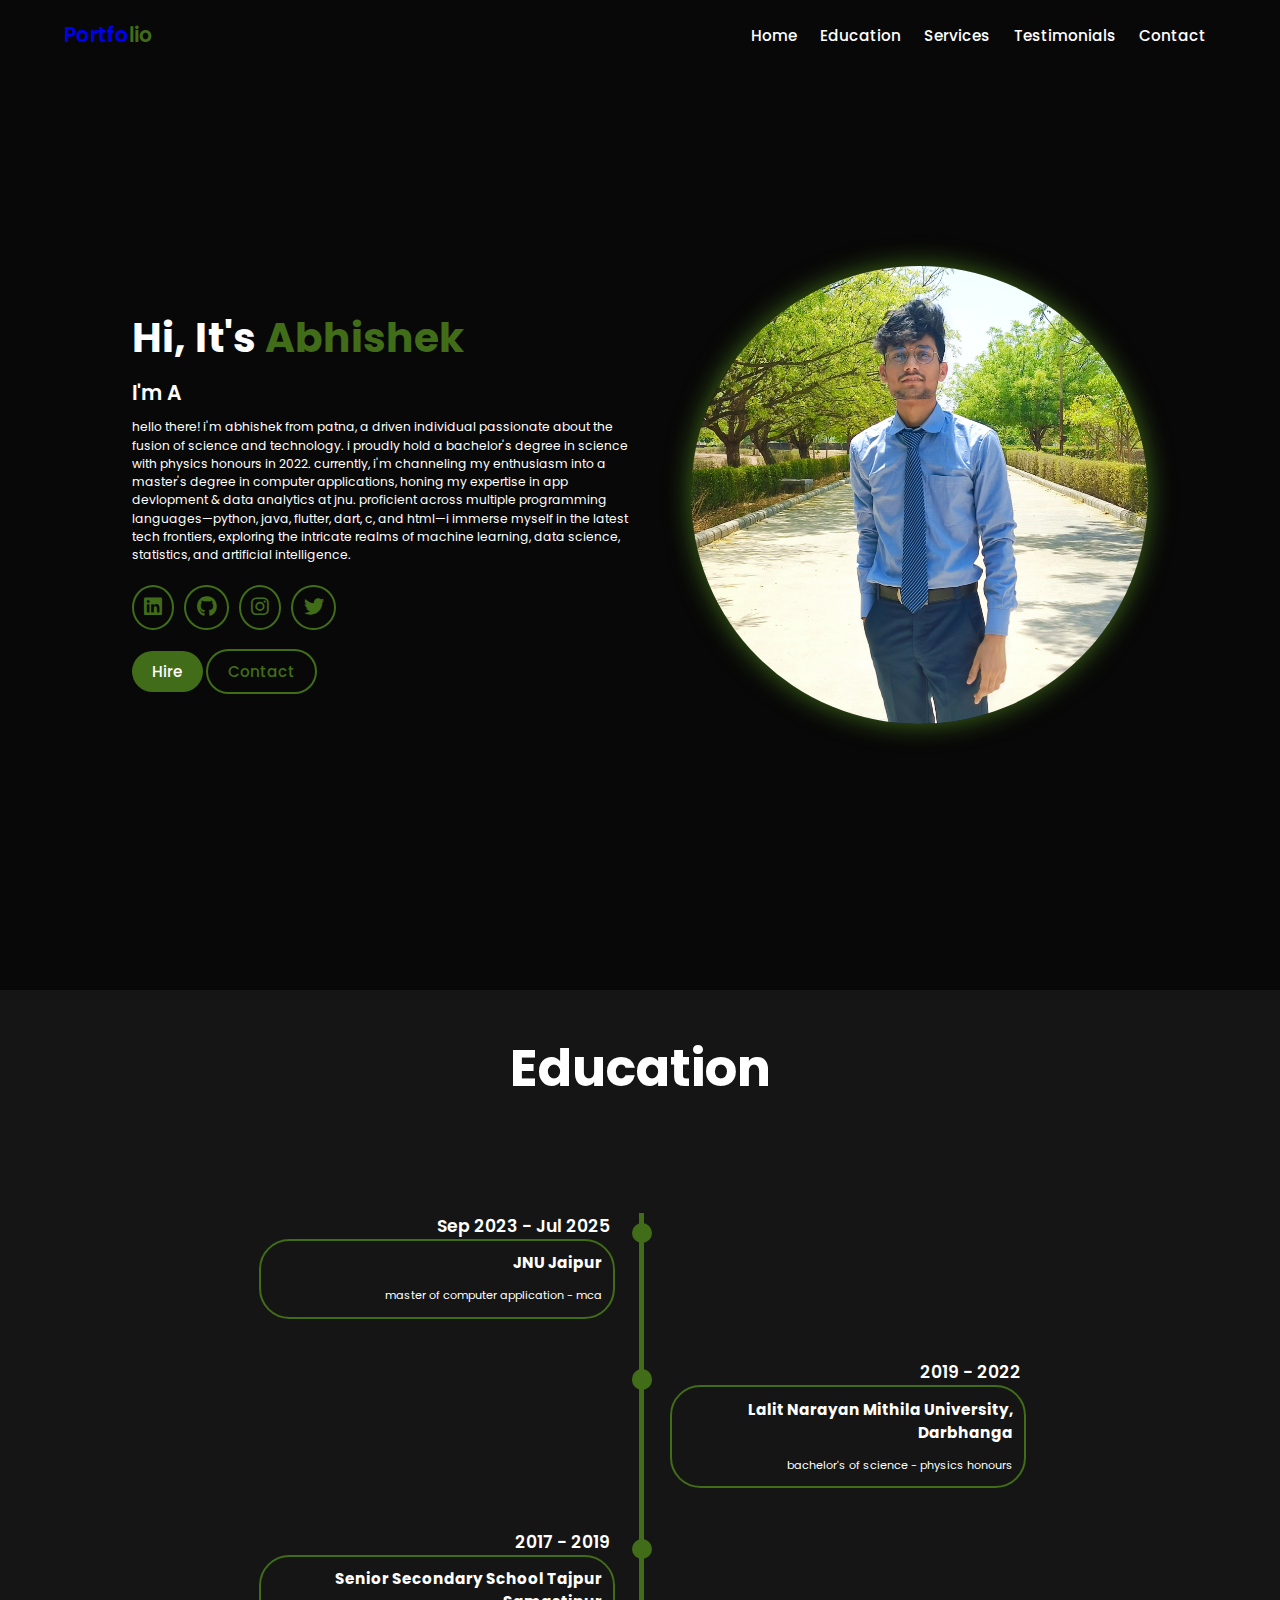
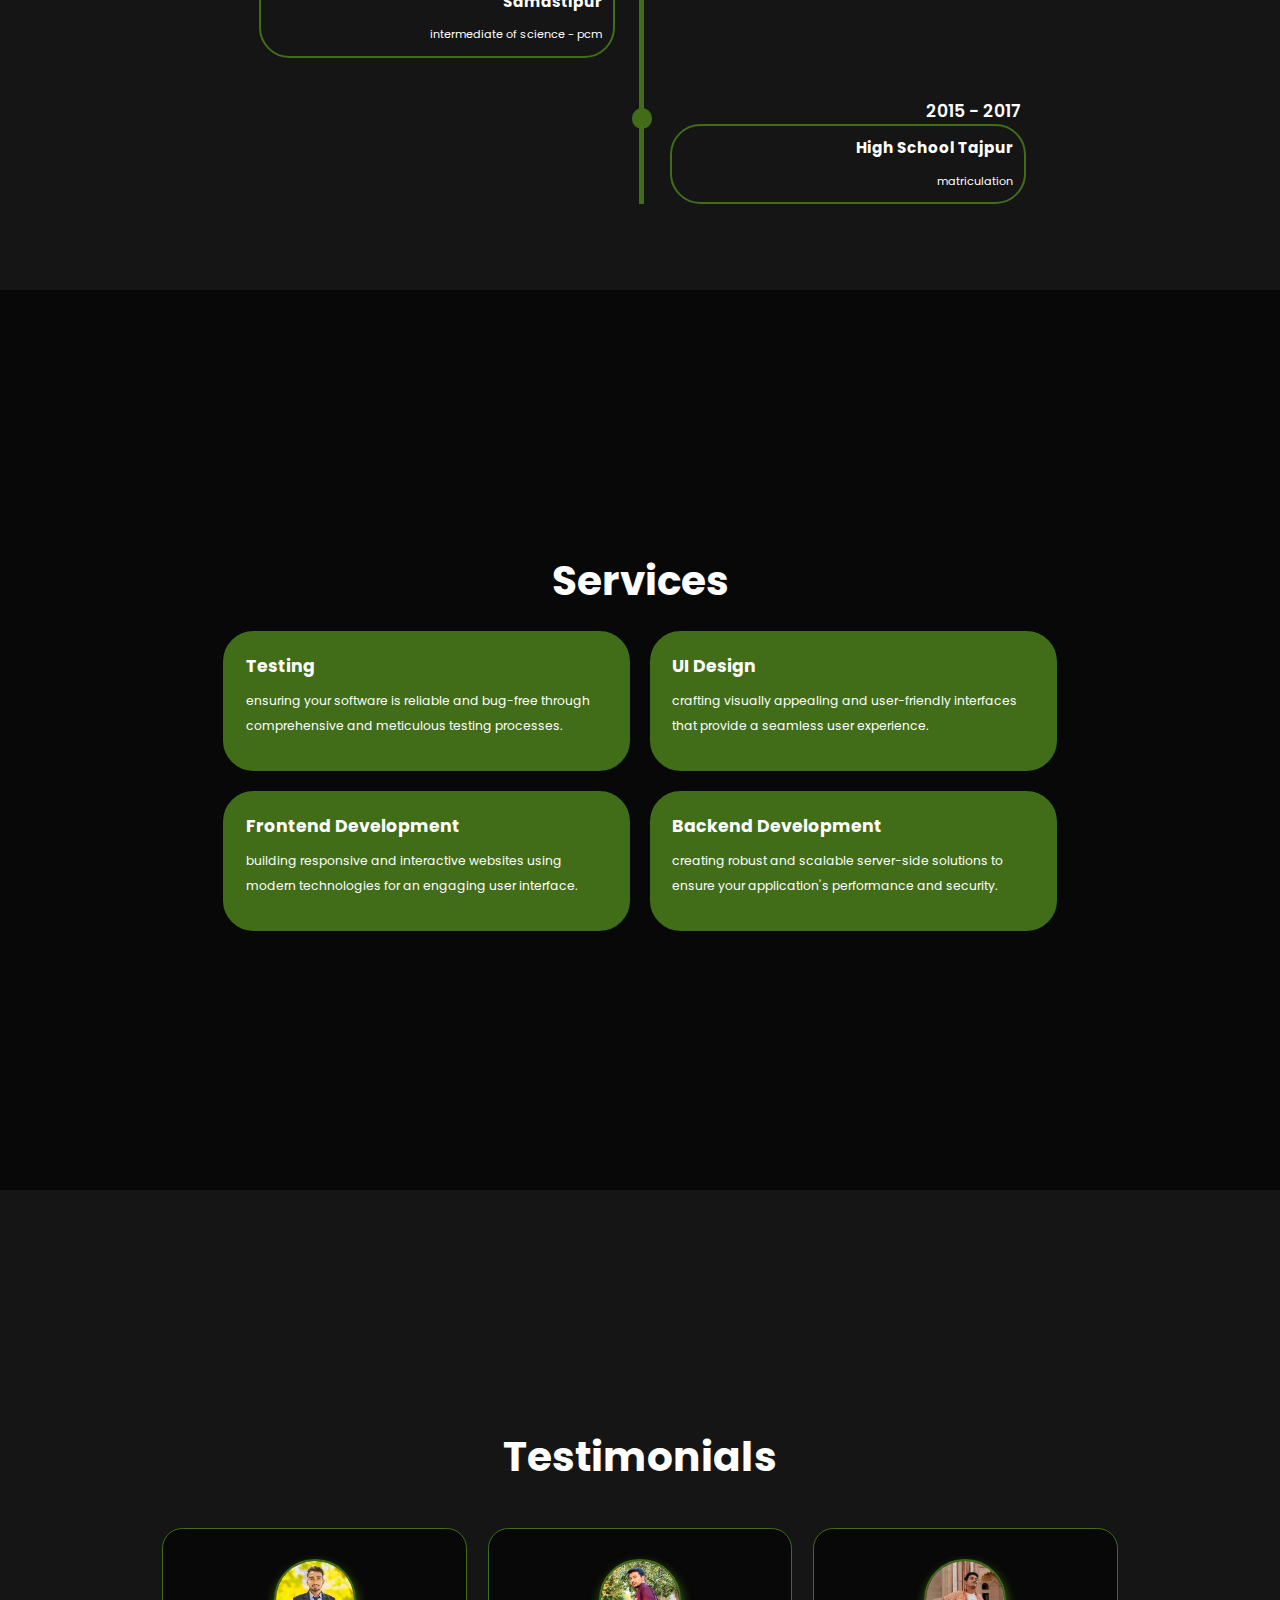
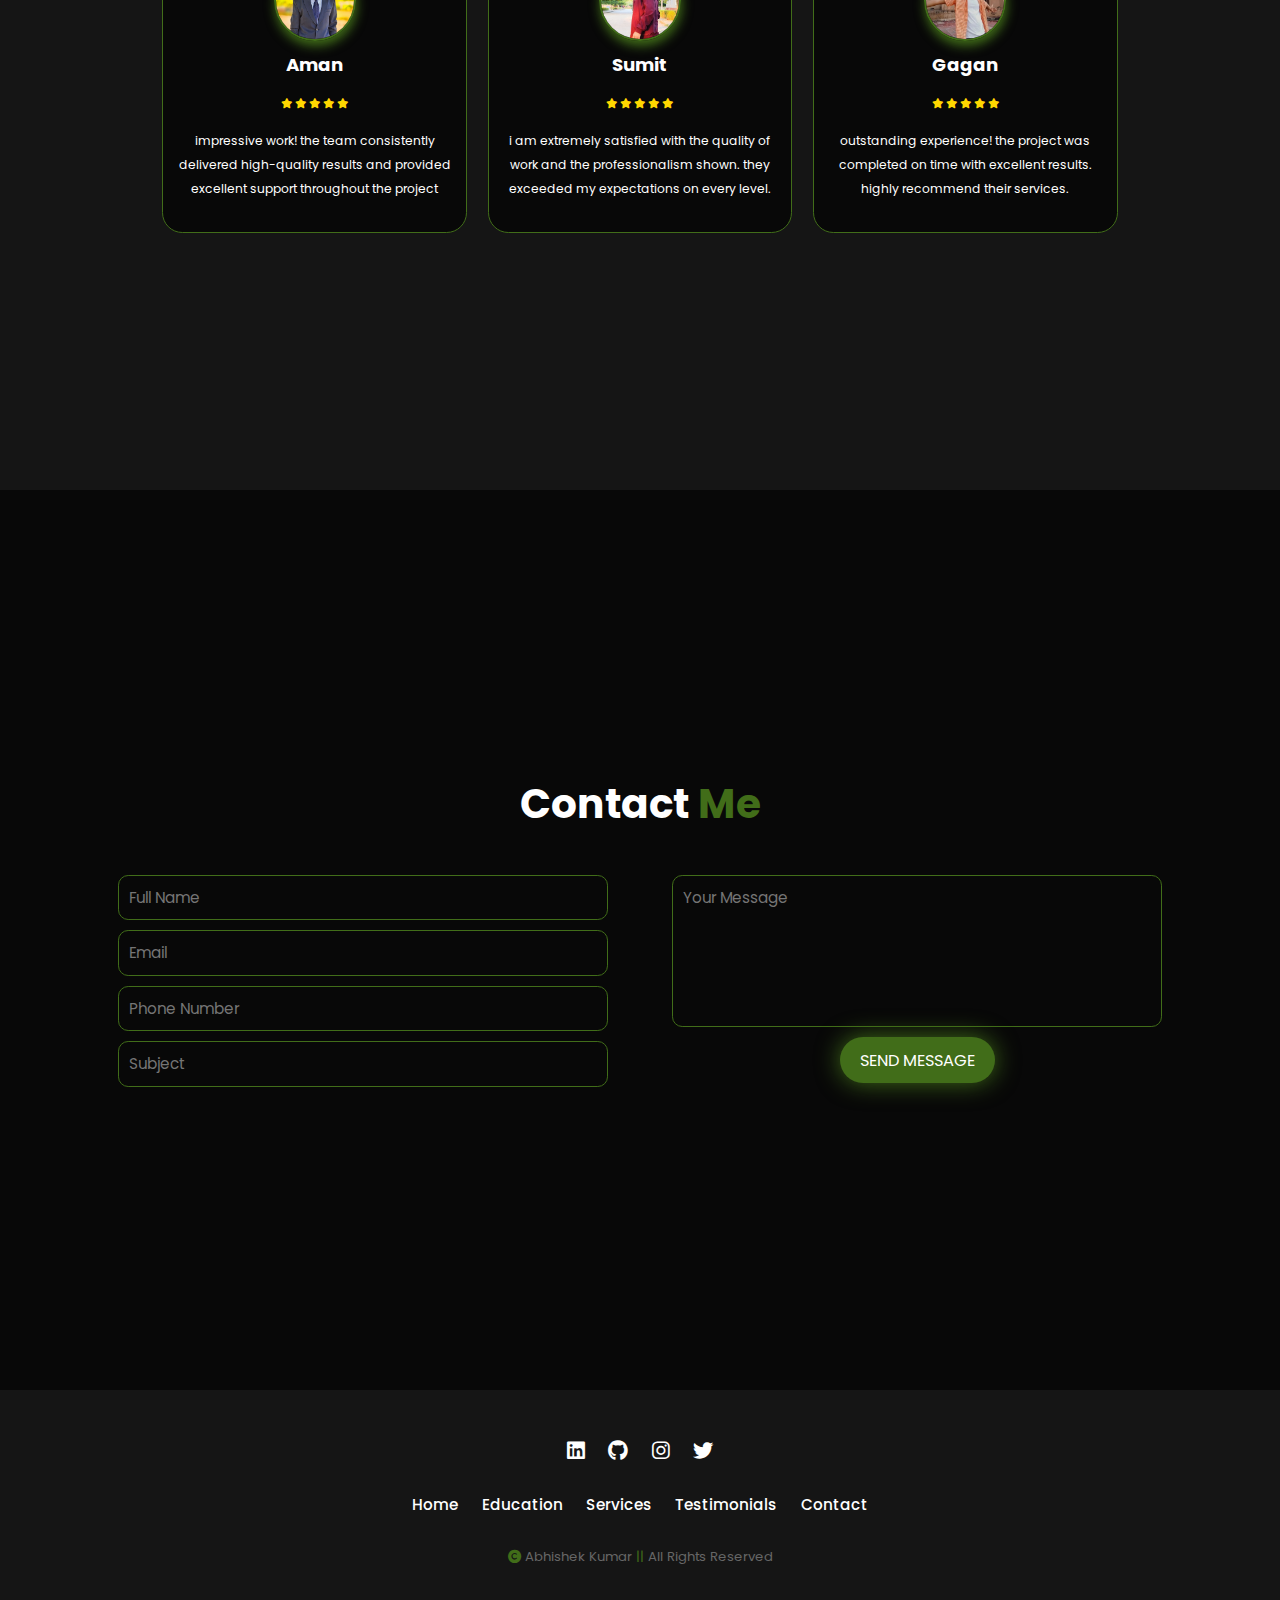
<file: Elevate_Task_02/index.html>
<!DOCTYPE html>
<html lang="en">
<head>
    <meta charset="UTF-8">
    <meta name="viewport" content="width=device-width, initial-scale=1.0">
    <title>A Responsive Portfolio Design</title>
    <link rel="stylesheet" href="style.css">
    <link rel="stylesheet" href="https://cdnjs.cloudflare.com/ajax/libs/font-awesome/6.5.2/css/all.min.css">
</head>
<body>
    <header class="header">
     <div class="logo"><a href="#">Portfo<span>lio</span></a></div>
        <div class="menu">
           <i class="fa fa-bars" aria-hidden="true"></i>
        </div>
        <nav class="navbar">
            <a href="#Home">home</a>
            <a href="#Education">education</a>
            <a href="#Services">services</a>
            <a href="#Testimonials">testimonials</a>
            <a href="#Contact">contact</a>
        </nav>
    </header>

    <section class="home" id="Home">
        <div class="content">
            <h1>hi, it's <span>Abhishek</span></h1>
            <h3 class="text-animation">i'm a <span></span></h3>
            <p>Hello there! I'm Abhishek from Patna, a driven individual passionate about the fusion of science and technology. I proudly hold a Bachelor's degree in Science with Physics honours in 2022. Currently, I'm channeling my enthusiasm into a Master's degree in Computer Applications, honing my expertise in App Devlopment & Data Analytics at JNU. Proficient across multiple programming languages—Python, Java, Flutter, Dart, C, and HTML—I immerse myself in the latest tech frontiers, exploring the intricate realms of Machine Learning, Data Science, Statistics, and Artificial Intelligence.</p>
            <div class="icons">
               <a href="https://www.linkedin.com/in/ctrlabhi/"> <i class="fab fa-linkedin" aria-hidden="true"></i></a>
                <a href="https://github.com/ctrlabhi"><i class="fab fa-github" aria-hidden="true"></i></a>
                <a href="https://www.instagram.com/ctrlabhii/"><i class="fab fa-instagram" aria-hidden="true"></i></a>
                <a href="https://x.com/CtrlAbhi"><i class="fab fa-twitter" aria-hidden="true"></i></a>
            </div>
            <div class="flex-btn">
                <a href="https://topmate.io/ctrlabhi/695387" class="btn hire">hire</a>
                <a href="#" class="btn">contact</a>
            </div>
        </div>
        <img src="images/Abhishek.jpg" alt="">
    </section>

    <section class="education" id="Education">
        <h2 class="heading">education</h2>
        <div class="timeline-items">
            <div class="timeline-item">
                <div class="timeline-dot"></div>
                <div class="timeline-date">Sep 2023 - Jul 2025</div>
                <div class="timeline-content">
                    <h3>JNU Jaipur</h3>
                    <p>Master of Computer Application - MCA</p>   
                </div>
            </div>
            <div class="timeline-item">
                <div class="timeline-dot"></div>
                <div class="timeline-date">2019 - 2022</div>
                <div class="timeline-content">
                    <h3>Lalit Narayan Mithila University, Darbhanga</h3>
                    <p>Bachelor's of science - Physics honours</p>   
                </div>
            </div>
            <div class="timeline-item">
                <div class="timeline-dot"></div>
                <div class="timeline-date">2017 - 2019</div>
                <div class="timeline-content">
                    <h3>Senior Secondary School Tajpur Samastipur</h3>
                    <p>Intermediate of Science - PCM</p>   
                </div>
            </div>
            <div class="timeline-item">
                <div class="timeline-dot"></div>
                <div class="timeline-date">2015 - 2017</div>
                <div class="timeline-content">
                    <h3>high school Tajpur</h3>
                    <p>Matriculation</p>   
                </div>
            </div>
        </div>
    </section>

    <section class="services" id="Services">
        <h2 class="heading">services</h2>
        <div class="box-container">
            <div class="box">
                <h3>Testing</h3>
                <p>Ensuring your software is reliable and bug-free through comprehensive and meticulous testing processes.</p>
                
            </div>
            <div class="box">
                <h3>UI Design</h3>
                <p>Crafting visually appealing and user-friendly interfaces that provide a seamless user experience.</p>
                
            </div>
            <div class="box">
                <h3>Frontend Development</h3>
                <p>Building responsive and interactive websites using modern technologies for an engaging user interface.</p>
                
            </div>
            <div class="box">
                <h3>Backend Development</h3>
                <p>Creating robust and scalable server-side solutions to ensure your application's performance and security.</p>
                
            </div>
        </div>
    </section>

    <section class="testimonials" id="Testimonials">
        <h2 class="heading">testimonials</h2>
        <div class="box-container">
            <div class="box">
                <img src="images/Aman.jpg" alt="">
                <h3>Aman</h3>
                <div class="stars">
                    <i class="fa fa-star" aria-hidden="true"></i>
                    <i class="fa fa-star" aria-hidden="true"></i>
                    <i class="fa fa-star" aria-hidden="true"></i>
                    <i class="fa fa-star" aria-hidden="true"></i>
                    <i class="fa fa-star" aria-hidden="true"></i>
                </div>
                <p>Impressive work! The team consistently delivered high-quality results and provided excellent support throughout the project</p>
            </div>
            <div class="box">
                <img src="images/Sumit.jpg" alt="">
                <h3>Sumit</h3>
                <div class="stars">
                    <i class="fa fa-star" aria-hidden="true"></i>
                    <i class="fa fa-star" aria-hidden="true"></i>
                    <i class="fa fa-star" aria-hidden="true"></i>
                    <i class="fa fa-star" aria-hidden="true"></i>
                    <i class="fa fa-star" aria-hidden="true"></i>
                </div>
                <p>I am extremely satisfied with the quality of work and the professionalism shown. They exceeded my expectations on every level.</p>
            </div>
            <div class="box">
                <img src="images/Gagan.jpg" alt="">
                <h3>Gagan</h3>
                <div class="stars">
                    <i class="fa fa-star" aria-hidden="true"></i>
                    <i class="fa fa-star" aria-hidden="true"></i>
                    <i class="fa fa-star" aria-hidden="true"></i>
                    <i class="fa fa-star" aria-hidden="true"></i>
                    <i class="fa fa-star" aria-hidden="true"></i>
                </div>
                <p>Outstanding experience! The project was completed on time with excellent results. Highly recommend their services.</p>
            </div>
        </div>
    </section>

    <section class="contact" id="Contact">
        <h2 class="heading">contact <span>me</span></h2>
        <div class="form-container">
            <form action="https://formspree.io/f/mwkgdlvb" method="POST">
                <div class="inputs">
                    <input type="text" placeholder="full name" class="input">
                    <input type="email" placeholder="email" class="input">
                    <input type="number" placeholder="phone number" class="input">
                    <input type="text" placeholder="subject" class="input">
                </div>
                <div class="text">
                    <textarea placeholder="your message"></textarea>
                    <a href="#" class="btn">send message</a>
                </div>
            </form>
        </div>
    </section>

    <footer class="footer">
        <div class="icons">
            <a href="https://www.linkedin.com/in/ctrlabhi/"> <i class="fab fa-linkedin" aria-hidden="true"></i></a>
                <a href="https://github.com/ctrlabhi"><i class="fab fa-github" aria-hidden="true"></i></a>
                <a href="https://www.instagram.com/ctrlabhii/"><i class="fab fa-instagram" aria-hidden="true"></i></a>
                <a href="https://x.com/CtrlAbhi"><i class="fab fa-twitter" aria-hidden="true"></i></a>
        </div>
        <nav class="navbar">
            <a href="#Home">home</a>
            <a href="#Education">education</a>
            <a href="#Services">services</a>
            <a href="#Testimonials">testimonials</a>
            <a href="#Contact">contact</a>
        </nav>
        <div class="credit"><p><i class="fa fa-copyright" aria-hidden="true"></i> Abhishek Kumar <span>||</span> all rights reserved        </p></div>
    </footer>

    <script src="script.js"></script>
</body>
</html>
</file>
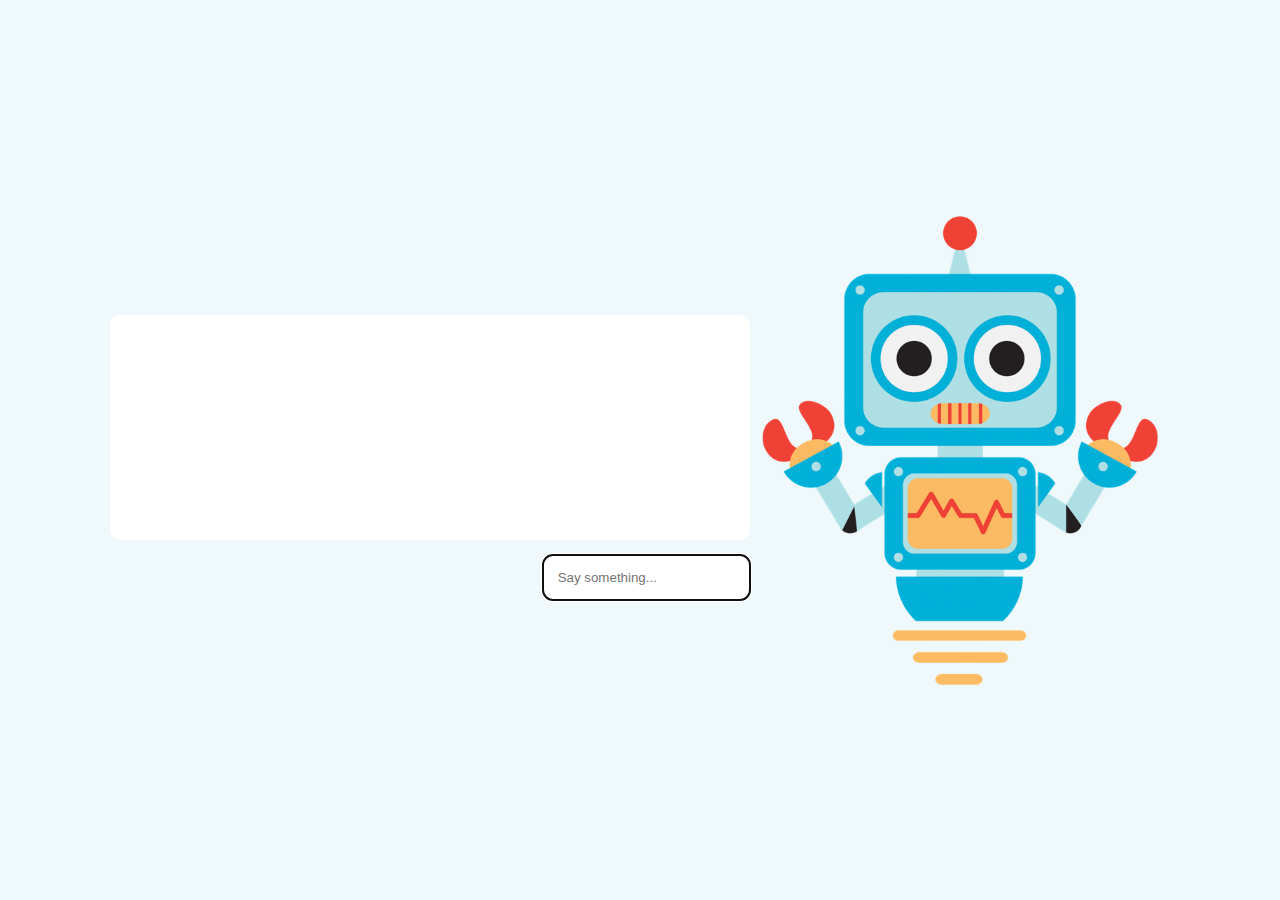
<file: Elevate_Task_04/index.html>
<!DOCTYPE html>
<html>

<head>
	<title>Chatbot</title>
	<link rel="icon" href="bot.png" />
	<link rel="stylesheet" href="style.css" />
</head>

<body>
	<div id="container" class="container">
		<div id="chat" class="chat">
			<div id="messages" class="messages"></div>
			<input id="input" type="text" placeholder="Say something..." autocomplete="off" autofocus="true" />
		</div>
		<img src="bot.png" alt="Robot cartoon" height="500vh">
	</div>
</body>
<script type="text/javascript" src="index.js" ></script>
<script type="text/javascript" src="constants.js" ></script>
<script type="text/javascript" src="speech.js" ></script>

</html>
</file>
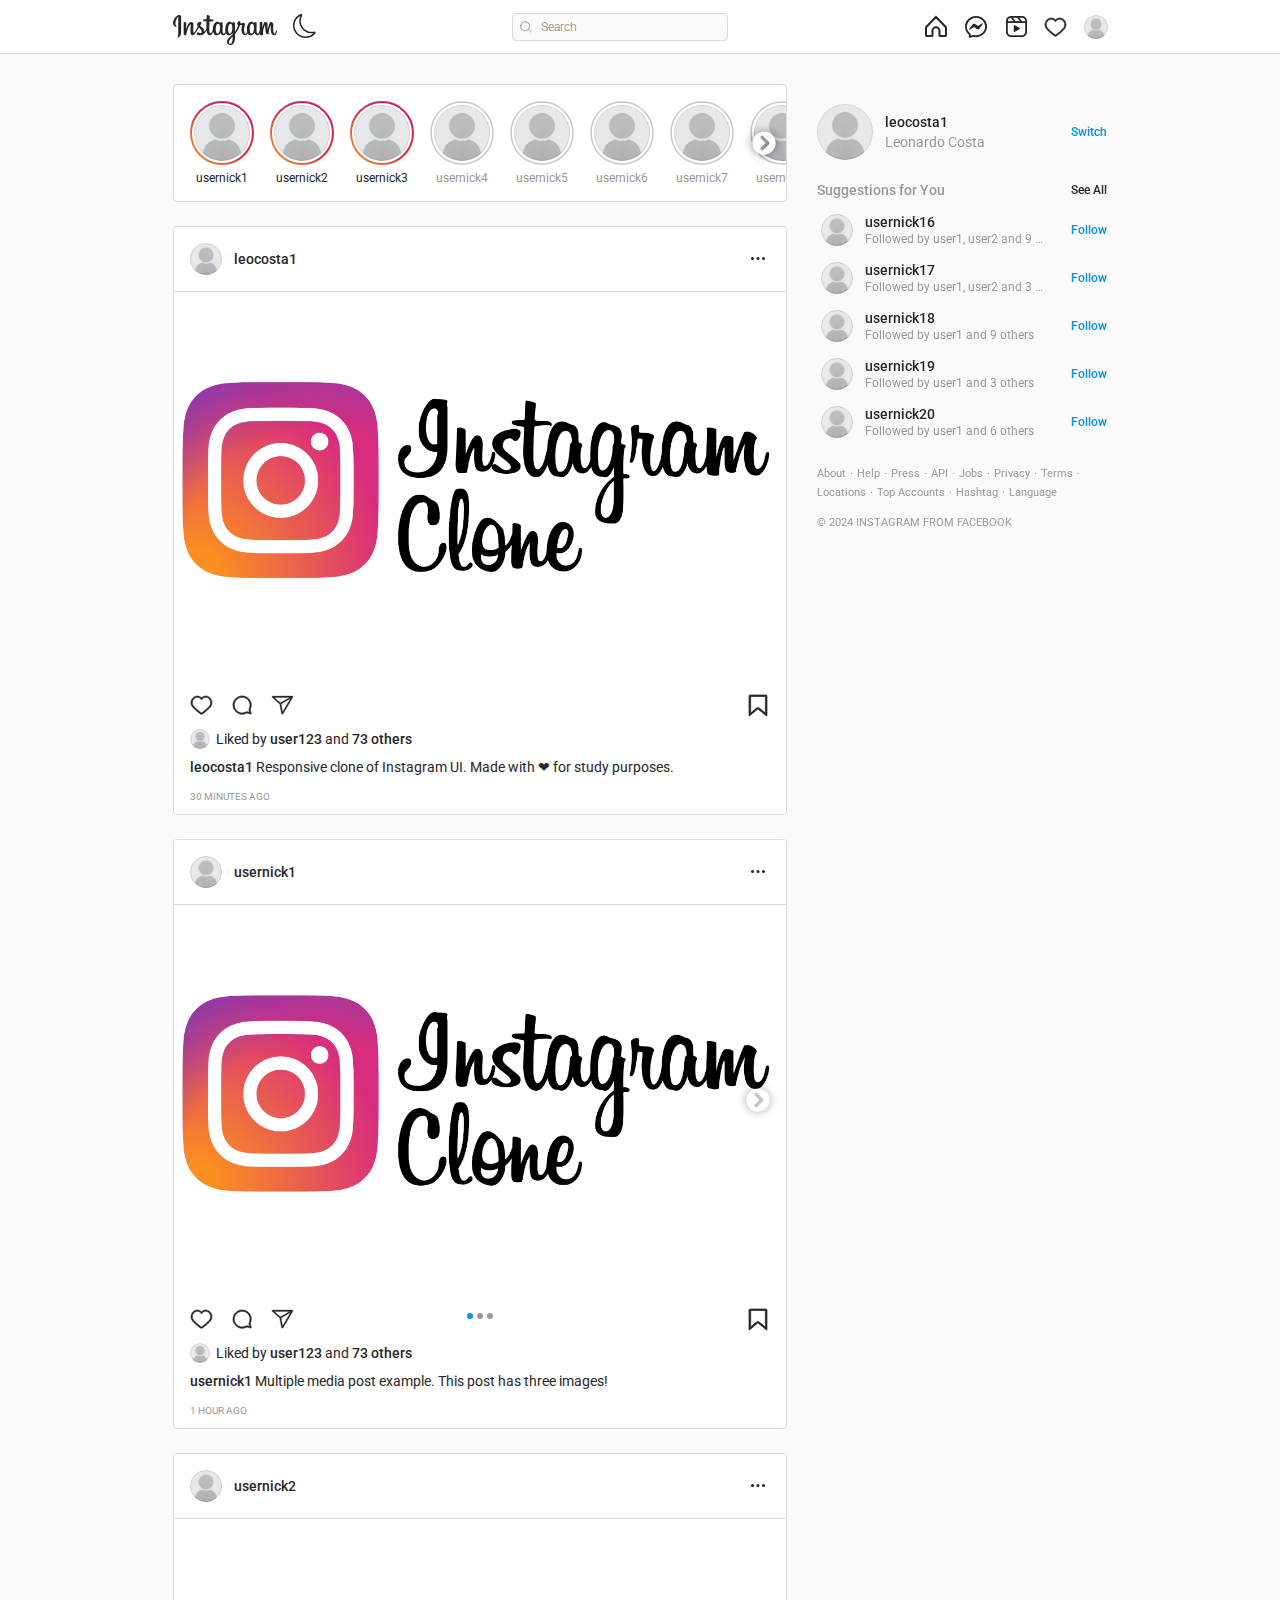
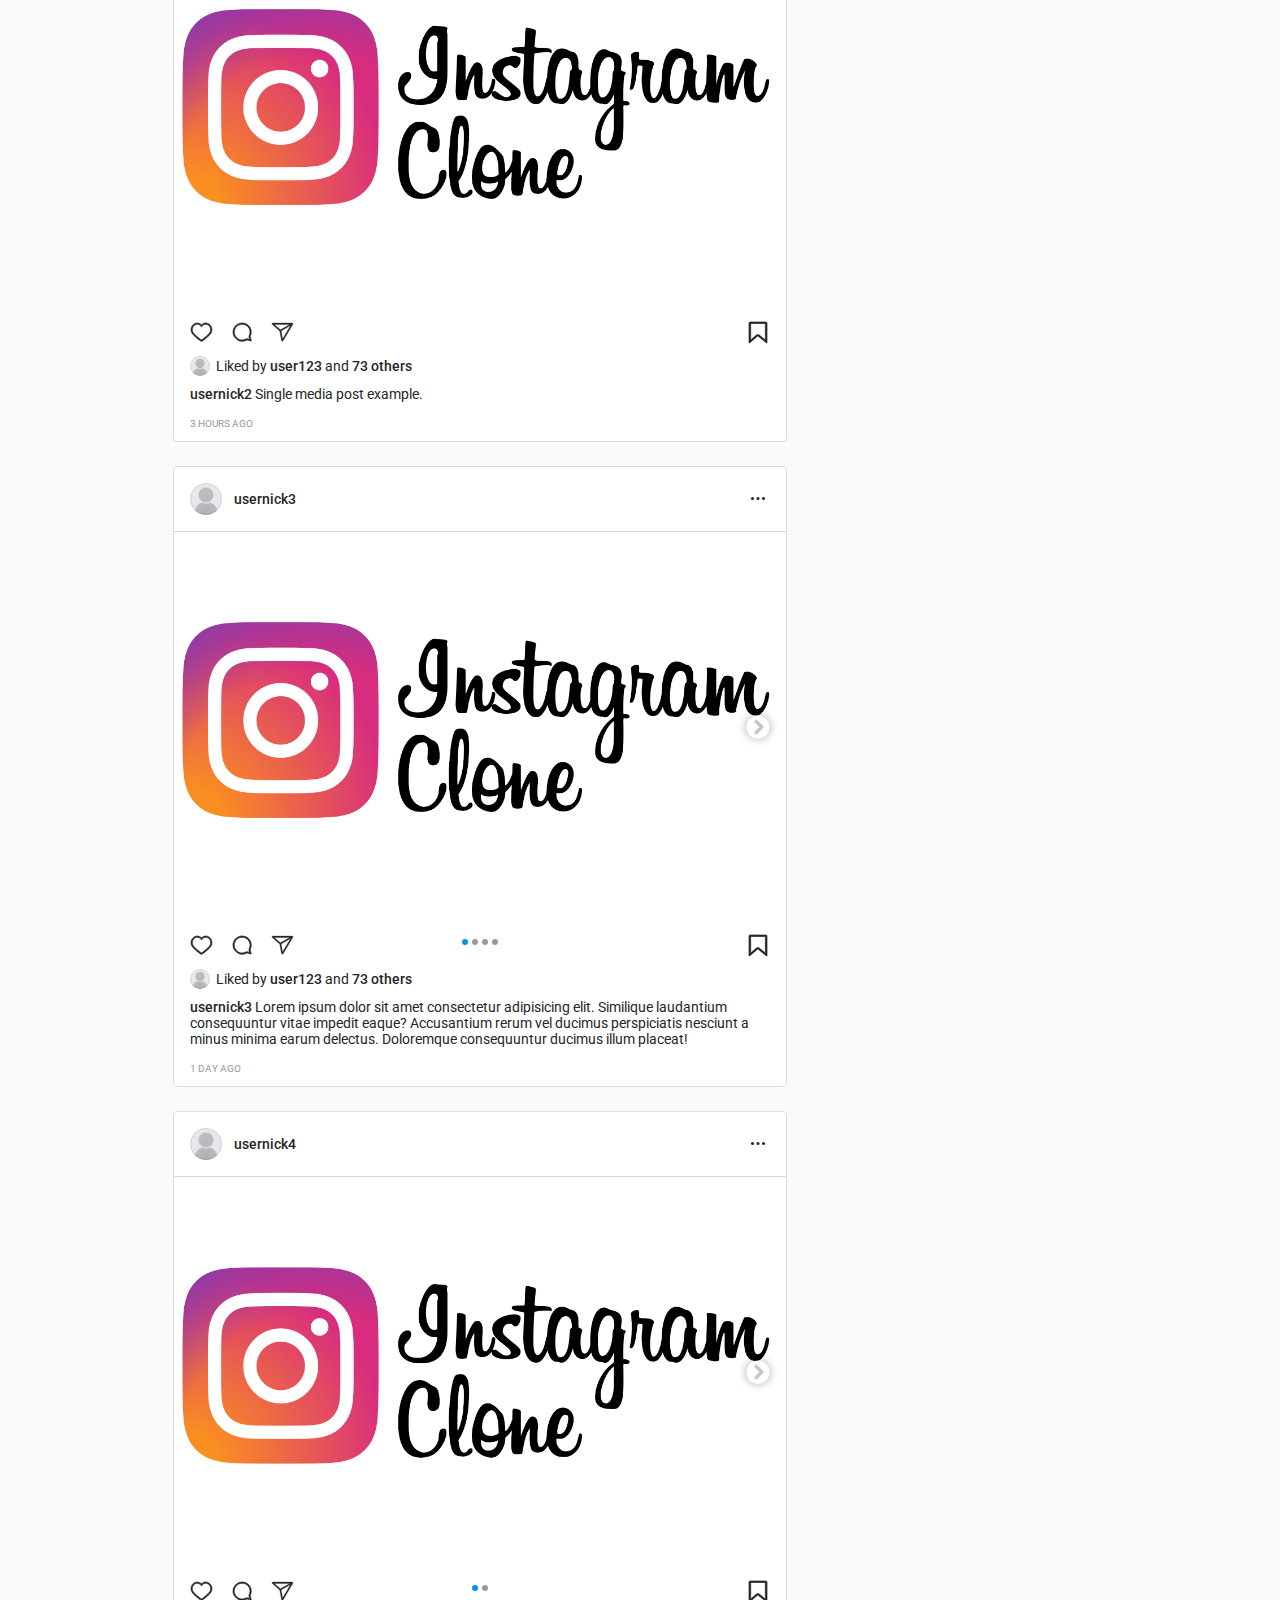
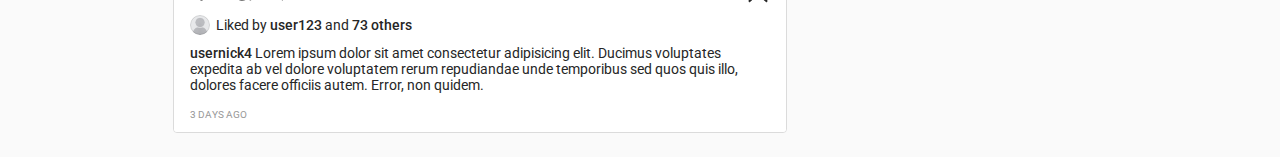
<file: Elevate_Task_05/index.html>
<!DOCTYPE html>
<html lang="en">
  <head>
    <title>Instagram Clone</title>
    <meta charset="utf-8" />
    <meta name="viewport" content="width=device-width, initial-scale=1.0" />
    <link rel="shortcut icon" href="assets/favicon.svg" type="image/x-icon" />
    <link rel="stylesheet" type="text/css" href="style.css" />
    <script src="script.js" defer></script>
  </head>

  <body>
    <header class="header">
      <nav class="header__content">
        <div class="header__buttons">
          <a href="index.html" class="header__home">
            <svg
              width="104"
              height="30"
              viewBox="0 0 104 30"
              fill="none"
              xmlns="http://www.w3.org/2000/svg"
            >
              <path
                fill-rule="evenodd"
                clip-rule="evenodd"
                d="M5.34906 0.103386C3.22375 1.01086 0.881358 3.5683 0.144313 6.78057C-0.789613 10.8488 3.10259 12.5709 3.42568 12.0089C3.7942 11.3437 2.72397 11.1169 2.50185 9.00802C2.2141 6.28043 3.46606 3.23316 5.03607 1.89772C5.32887 1.65022 5.31372 1.99568 5.31372 2.63504C5.31372 3.7797 5.25314 14.0456 5.25314 16.1853C5.25314 19.0831 5.13703 20.0009 4.92501 20.9032C4.70793 21.821 4.36465 22.4397 4.62716 22.6769C4.91996 22.945 6.16688 22.3108 6.88373 21.2848C7.74698 20.0576 8.04987 18.5829 8.10541 16.9845C8.17103 15.051 8.16599 11.9934 8.17103 10.2455C8.17103 8.64193 8.19627 3.95501 8.14579 1.13461C8.1256 0.448846 6.2426 -0.273011 5.34906 0.103386ZM103.522 15.3294C103.214 15.3294 103.073 15.6543 102.957 16.1957C102.553 18.088 102.129 18.5159 101.579 18.5159C100.968 18.5159 100.418 17.5775 100.276 15.7007C100.165 14.226 100.18 11.5087 100.322 8.80693C100.352 8.25007 100.201 7.70352 98.7367 7.16212C98.1056 6.9301 97.1868 6.58464 96.7325 7.70867C95.4452 10.8694 94.9404 13.3804 94.8192 14.4013C94.8142 14.4529 94.7485 14.4632 94.7384 14.3446C94.6627 13.5248 94.4961 12.0398 94.4709 8.92036C94.4658 8.31194 94.3396 7.79117 93.6783 7.36837C93.2492 7.09509 91.9468 6.60526 91.4773 7.1879C91.0734 7.66227 90.5989 8.93583 90.1092 10.4466C89.7104 11.6737 89.4378 12.5039 89.4378 12.5039C89.4378 12.5039 89.4428 9.18848 89.4479 7.93554C89.4479 7.46118 89.1298 7.3065 89.0339 7.27556C88.5998 7.14666 87.7416 6.93525 87.3781 6.93525C86.9288 6.93525 86.8228 7.1879 86.8228 7.55915C86.8228 7.60555 86.7521 11.9212 86.7521 14.9376V15.3655C86.5047 16.7525 85.7021 18.6345 84.8287 18.6345C83.9503 18.6345 83.5414 17.8508 83.5414 14.2518C83.5414 12.1533 83.602 11.2406 83.6323 9.72472C83.6474 8.85333 83.6828 8.17788 83.6828 8.02835C83.6777 7.55915 82.8801 7.32712 82.5116 7.23947C82.138 7.15181 81.8149 7.11572 81.5625 7.13119C81.2041 7.15181 80.9517 7.38899 80.9517 7.71899C80.9517 7.89429 80.9517 8.22944 80.9517 8.22944C80.4923 7.49727 79.7552 6.98682 79.2605 6.83729C77.9379 6.44027 76.5546 6.79088 75.5097 8.27585C74.6817 9.45144 74.182 10.7869 73.9851 12.705C73.8387 14.1074 73.8892 15.5305 74.1416 16.7319C73.8336 18.088 73.2581 18.6448 72.6321 18.6448C71.7235 18.6448 71.0621 17.1341 71.1379 14.5199C71.1883 12.8029 71.5266 11.5964 71.8951 9.84847C72.0516 9.10598 71.9254 8.71412 71.6023 8.34288C71.3095 8.00257 70.6785 7.82726 69.7748 8.03867C69.1337 8.19335 68.2099 8.35835 67.3719 8.48209C67.3719 8.48209 67.4224 8.27585 67.4627 7.91492C67.6798 6.01231 65.6454 6.16699 64.9941 6.77541C64.6054 7.1415 64.3429 7.56946 64.242 8.33772C64.0855 9.55972 65.0648 10.1372 65.0648 10.1372C64.7417 11.6325 63.9542 13.5867 63.1414 14.9994C62.7073 15.7574 62.3691 16.3194 61.94 16.9124C61.94 16.6906 61.94 16.4689 61.9349 16.2472C61.9248 13.102 61.9652 10.627 61.9854 9.73503C62.0005 8.86365 62.0359 8.20882 62.0359 8.05413C62.0308 7.71383 61.8339 7.58493 61.425 7.41993C61.0616 7.27556 60.6375 7.17759 60.1933 7.1415C59.638 7.09509 59.2997 7.39931 59.3098 7.75508C59.3098 7.82211 59.3098 8.2346 59.3098 8.2346C58.8504 7.50243 58.1134 6.99197 57.6187 6.84244C56.296 6.44542 54.9128 6.79604 53.8678 8.281C53.0399 9.4566 52.4997 11.1117 52.3432 12.6946C52.2019 14.1693 52.2271 15.4222 52.424 16.4792C52.212 17.5363 51.6062 18.6448 50.9247 18.6448C50.0513 18.6448 49.5515 17.8611 49.5515 14.2621C49.5515 12.1636 49.6121 11.2509 49.6424 9.73503C49.6626 8.86365 49.6929 8.18819 49.6929 8.03867C49.6879 7.56946 48.8902 7.33743 48.5217 7.24978C48.133 7.15697 47.7998 7.12603 47.5423 7.14666C47.2041 7.17244 46.9668 7.4818 46.9668 7.70867V8.23975C46.5075 7.50758 45.7654 6.99713 45.2757 6.8476C43.953 6.45058 42.5799 6.81151 41.5299 8.28616C40.8433 9.25036 40.288 10.3177 40.0053 12.6792C39.9195 13.3598 39.8841 13.9991 39.8892 14.5973C39.6166 16.2988 38.4101 18.253 37.4256 18.253C36.8501 18.253 36.2999 17.1134 36.2999 14.6901C36.2999 11.4572 36.4968 6.85791 36.5321 6.41449C36.5321 6.41449 37.779 6.39386 38.0213 6.38871C38.6423 6.38355 39.2077 6.39902 40.0356 6.35261C40.4495 6.33199 40.8484 4.81609 40.4243 4.63047C40.2274 4.54281 38.8543 4.47063 38.3091 4.46031C37.8749 4.43453 36.5977 4.33657 36.5977 4.33657C36.5977 4.33657 36.7138 1.28414 36.7391 0.959303C36.7593 0.691184 36.416 0.551969 36.2242 0.469471C35.7446 0.263226 35.3205 0.165259 34.8157 0.0621369C34.114 -0.0873908 33.801 0.0569808 33.7354 0.660248C33.6395 1.56773 33.594 4.2386 33.594 4.2386C33.0791 4.2386 31.3274 4.13548 30.8175 4.13548C30.3379 4.13548 29.828 6.21855 30.4843 6.24433C31.2415 6.27527 32.5642 6.30105 33.4426 6.32683C33.4426 6.32683 33.4022 11.0034 33.4022 12.4472C33.4022 12.5967 33.4022 12.7462 33.4022 12.8906C32.9226 15.448 31.2213 16.8247 31.2213 16.8247C31.5848 15.1335 30.8427 13.8651 29.4999 12.7926C29.0052 12.3956 28.0309 11.648 26.9354 10.823C26.9354 10.823 27.5664 10.1888 28.1318 8.91521C28.5306 8.01289 28.5458 6.9765 27.5715 6.74963C25.9611 6.37324 24.6283 7.57461 24.2346 8.86365C23.9266 9.85878 24.0932 10.5961 24.694 11.3644C24.7343 11.4211 24.7848 11.4778 24.8353 11.5345C24.4718 12.2512 23.9721 13.2103 23.548 13.9527C22.3718 16.0204 21.4833 17.6548 20.8119 17.6548C20.2767 17.6548 20.2818 15.9946 20.2818 14.4426C20.2818 13.102 20.3777 11.0911 20.4585 9.00286C20.4837 8.31194 20.1455 7.92007 19.575 7.5643C19.2318 7.34774 18.4947 6.91979 18.0656 6.91979C17.4245 6.91979 15.5819 7.00744 13.8402 12.1326C13.6231 12.7771 13.189 13.9579 13.189 13.9579L13.2243 7.79633C13.2243 7.65196 13.1486 7.51274 12.977 7.41477C12.6842 7.24978 11.8966 6.91979 11.2 6.91979C10.8668 6.91979 10.7002 7.07963 10.7002 7.39415L10.6396 17.0361C10.6396 17.7683 10.6598 18.6242 10.7305 18.9954C10.8012 19.3667 10.9173 19.676 11.0586 19.8565C11.2 20.037 11.3666 20.1762 11.6341 20.2329C11.8865 20.2845 13.2698 20.4649 13.3404 19.9287C13.4263 19.2842 13.4313 18.5881 14.1583 15.9946C15.2891 11.9522 16.7632 9.98253 17.4548 9.28129C17.5759 9.15755 17.7173 9.15239 17.7072 9.35348C17.6769 10.2403 17.5759 12.4575 17.5052 14.3343C17.3185 19.3667 18.2171 20.2999 19.5044 20.2999C20.4888 20.2999 21.877 19.3048 23.3663 16.7886C24.2951 15.2212 25.1937 13.6795 25.845 12.5709C26.2943 12.9937 26.8041 13.4526 27.309 13.9373C28.4852 15.0716 28.8689 16.1493 28.6164 17.1702C28.4196 17.9539 27.6825 18.7583 26.37 17.9745C25.9863 17.7477 25.8248 17.5723 25.4411 17.3094C25.2341 17.1702 24.9161 17.1289 24.7293 17.2784C24.2396 17.6548 23.9569 18.1344 23.7954 18.7273C23.6389 19.3048 24.2093 19.609 24.7949 19.8771C25.3048 20.1092 26.3952 20.3154 27.0919 20.3412C29.8028 20.434 31.9735 19.0109 33.488 15.3397C33.7606 18.5108 34.9116 20.3051 36.9107 20.3051C38.2485 20.3051 39.5913 18.5469 40.1769 16.8195C40.3435 17.5259 40.596 18.1395 40.914 18.6551C42.4588 21.1404 45.4473 20.6041 46.9517 18.4953C47.4161 17.8456 47.4868 17.6084 47.4868 17.6084C47.7039 19.5987 49.284 20.2948 50.1876 20.2948C51.1973 20.2948 52.2423 19.8101 52.9743 18.1344C53.0601 18.3148 53.156 18.4901 53.257 18.6551C54.7967 21.1404 57.7903 20.6041 59.2896 18.4953C59.3603 18.3973 59.4209 18.3097 59.4764 18.2272L59.5218 19.5368C59.5218 19.5368 58.6636 20.336 58.1386 20.8259C55.8215 22.9863 54.0596 24.6259 53.9284 26.5337C53.7618 28.9674 55.7054 29.8697 57.1744 29.9883C58.7343 30.112 60.0721 29.2407 60.8899 28.0135C61.6118 26.9359 62.0864 24.6105 62.051 22.3211C62.0359 21.4033 62.0157 20.2381 61.9955 18.9851C62.8083 18.0261 63.727 16.8092 64.5701 15.3913C65.4889 13.8393 66.4783 11.7614 66.9832 10.1424C66.9832 10.1424 67.8414 10.1475 68.7551 10.0908C69.0479 10.0753 69.1287 10.1321 69.0782 10.3486C69.0126 10.6116 67.9221 14.886 68.9166 17.7322C69.5982 19.6812 71.1328 20.3102 72.0415 20.3102C73.1067 20.3102 74.1264 19.4956 74.6716 18.2787C74.7373 18.4128 74.8079 18.5417 74.8837 18.6654C76.4234 21.1507 79.4069 20.6093 80.9214 18.5056C81.2647 18.0312 81.4565 17.6187 81.4565 17.6187C81.7796 19.6812 83.3597 20.3154 84.2633 20.3154C85.2023 20.3154 86.0958 19.9235 86.8228 18.1808C86.8531 18.949 86.9035 19.5781 86.9742 19.774C87.0197 19.8926 87.2872 20.0473 87.4841 20.1195C88.3474 20.4443 89.2207 20.2896 89.5488 20.2226C89.776 20.1762 89.9476 19.9906 89.9729 19.5214C90.0335 18.2787 89.9981 16.1853 90.3667 14.6334C90.9876 12.0244 91.5681 11.0138 91.8458 10.5136C91.9972 10.2352 92.1739 10.1888 92.179 10.4827C92.1941 11.0859 92.2244 12.8442 92.4617 15.216C92.6384 16.9588 92.8756 17.99 93.0574 18.3148C93.5773 19.2481 94.2185 19.2893 94.7384 19.2893C95.0716 19.2893 95.7632 19.1965 95.7027 18.6036C95.6724 18.3148 95.7279 16.5308 96.3387 13.9579C96.7426 12.2822 97.409 10.7663 97.6513 10.2146C97.7421 10.0083 97.7825 10.1733 97.7825 10.2042C97.7321 11.3592 97.6159 15.1335 98.0804 17.2011C98.7064 20.0009 100.524 20.3102 101.155 20.3102C102.503 20.3102 103.608 19.2687 103.982 16.5205C104.052 15.845 103.921 15.3294 103.522 15.3294ZM46.9668 13.6331C46.8911 15.0871 46.6084 16.3039 46.1642 17.1856C45.3514 18.784 43.7511 19.2893 43.0443 16.9794C42.5345 15.314 42.7061 13.0453 42.9181 11.8181C43.2311 9.99799 44.0187 8.70896 45.2504 8.83271C46.5175 8.96161 47.1284 10.6116 46.9668 13.6331ZM59.3098 13.6537C59.2391 15.0252 58.8858 16.4071 58.5071 17.1856C57.7196 18.7943 56.0688 19.2996 55.3873 16.9794C54.9229 15.3965 55.0339 13.3495 55.2611 12.0604C55.559 10.3847 56.2859 8.83271 57.5934 8.83271C58.8656 8.83271 59.4916 10.2506 59.3098 13.6537ZM59.6329 23.0224C59.6178 25.5282 59.229 27.7196 58.3961 28.359C57.2148 29.2613 55.6296 28.5858 55.9578 26.7606C56.2506 25.1415 57.6186 23.4916 59.6329 21.4755C59.638 21.4704 59.638 21.9293 59.6329 23.0224ZM80.9365 13.6692C80.8659 15.1747 80.5377 16.3555 80.1339 17.1856C79.3463 18.7943 77.7056 19.2945 77.014 16.9794C76.6354 15.7213 76.6203 13.6124 76.8929 11.8542C77.1705 10.065 77.9429 8.70896 79.2252 8.83271C80.4822 8.95646 81.0728 10.6116 80.9365 13.6692Z"
                fill="var(--text-dark)"
              />
            </svg>
          </a>

          <button class="header__theme-button" title="Toggle Theme">
            <svg
              class="header__theme-button-moon"
              xmlns="http://www.w3.org/2000/svg"
              width="24"
              height="24"
              fill="var(--text-dark)"
              viewBox="0 0 16 16"
            >
              <path
                d="M6 .278a.768.768 0 0 1 .08.858 7.208 7.208 0 0 0-.878 3.46c0 4.021 3.278 7.277 7.318 7.277.527 0 1.04-.055 1.533-.16a.787.787 0 0 1 .81.316.733.733 0 0 1-.031.893A8.349 8.349 0 0 1 8.344 16C3.734 16 0 12.286 0 7.71 0 4.266 2.114 1.312 5.124.06A.752.752 0 0 1 6 .278zM4.858 1.311A7.269 7.269 0 0 0 1.025 7.71c0 4.02 3.279 7.276 7.319 7.276a7.316 7.316 0 0 0 5.205-2.162c-.337.042-.68.063-1.029.063-4.61 0-8.343-3.714-8.343-8.29 0-1.167.242-2.278.681-3.286z"
              />
            </svg>
            <svg
              class="header__theme-button-sun"
              xmlns="http://www.w3.org/2000/svg"
              width="24"
              height="24"
              fill="var(--text-dark)"
              viewBox="0 0 16 16"
            >
              <path
                d="M8 11a3 3 0 1 1 0-6 3 3 0 0 1 0 6zm0 1a4 4 0 1 0 0-8 4 4 0 0 0 0 8zM8 0a.5.5 0 0 1 .5.5v2a.5.5 0 0 1-1 0v-2A.5.5 0 0 1 8 0zm0 13a.5.5 0 0 1 .5.5v2a.5.5 0 0 1-1 0v-2A.5.5 0 0 1 8 13zm8-5a.5.5 0 0 1-.5.5h-2a.5.5 0 0 1 0-1h2a.5.5 0 0 1 .5.5zM3 8a.5.5 0 0 1-.5.5h-2a.5.5 0 0 1 0-1h2A.5.5 0 0 1 3 8zm10.657-5.657a.5.5 0 0 1 0 .707l-1.414 1.415a.5.5 0 1 1-.707-.708l1.414-1.414a.5.5 0 0 1 .707 0zm-9.193 9.193a.5.5 0 0 1 0 .707L3.05 13.657a.5.5 0 0 1-.707-.707l1.414-1.414a.5.5 0 0 1 .707 0zm9.193 2.121a.5.5 0 0 1-.707 0l-1.414-1.414a.5.5 0 0 1 .707-.707l1.414 1.414a.5.5 0 0 1 0 .707zM4.464 4.465a.5.5 0 0 1-.707 0L2.343 3.05a.5.5 0 1 1 .707-.707l1.414 1.414a.5.5 0 0 1 0 .708z"
              />
            </svg>
          </button>
        </div>

        <div class="header__search">
          <input type="text" placeholder="Search" />
          <svg
            width="24"
            height="24"
            viewBox="0 0 24 24"
            fill="none"
            xmlns="http://www.w3.org/2000/svg"
          >
            <path
              fill-rule="evenodd"
              clip-rule="evenodd"
              d="M21.669 21.6543C21.8625 21.4622 21.863 21.1494 21.6703 20.9566L17.3049 16.5913C18.7912 14.9327 19.7017 12.7525 19.7017 10.3508C19.7017 5.18819 15.5135 1 10.3508 1C5.18819 1 1 5.18819 1 10.3508C1 15.5135 5.18819 19.7017 10.3508 19.7017C12.7624 19.7017 14.9475 18.7813 16.606 17.2852L20.9739 21.653C21.1657 21.8449 21.4765 21.8454 21.669 21.6543ZM1.9843 10.3508C1.9843 5.7394 5.7394 1.9843 10.3508 1.9843C14.9623 1.9843 18.7174 5.7394 18.7174 10.3508C18.7174 14.9623 14.9623 18.7174 10.3508 18.7174C5.7394 18.7174 1.9843 14.9623 1.9843 10.3508Z"
              fill="#A5A5A5"
              stroke="#A5A5A5"
              stroke-linecap="round"
              stroke-linejoin="round"
            />
          </svg>
        </div>

        <div class="header__buttons header__buttons--mobile">
          <a href="#">
            <svg
              width="24"
              height="24"
              viewBox="0 0 24 24"
              fill="none"
              xmlns="http://www.w3.org/2000/svg"
            >
              <rect
                x="3"
                y="3"
                width="18"
                height="18"
                rx="5"
                stroke="var(--text-dark)"
                stroke-width="1.8"
              />
              <line
                x1="12.1"
                y1="6.9"
                x2="12.1"
                y2="17.1"
                stroke="var(--text-dark)"
                stroke-width="1.8"
                stroke-linecap="round"
              />
              <line
                x1="6.9"
                y1="11.8"
                x2="17.1"
                y2="11.8"
                stroke="var(--text-dark)"
                stroke-width="1.8"
                stroke-linecap="round"
              />
            </svg>
          </a>
          <a href="#">
            <svg
              width="24"
              height="24"
              viewBox="0 0 24 24"
              fill="none"
              xmlns="http://www.w3.org/2000/svg"
            >
              <path
                d="M11.4995 21.2609C11.1062 21.2609 10.7307 21.1362 10.4133 20.9001C8.2588 19.3012 3.10938 15.3239 1.81755 12.9143C0.127895 9.76543 1.14258 5.72131 4.07489 3.89968C5.02253 3.31177 6.09533 3 7.18601 3C8.81755 3 10.3508 3.66808 11.4995 4.85726C12.6483 3.66808 14.1815 3 15.8131 3C16.9038 3 17.9766 3.31177 18.9242 3.89968C21.8565 5.72131 22.8712 9.76543 21.186 12.9143C19.8942 15.3239 14.7448 19.3012 12.5902 20.9001C12.2684 21.1362 11.8929 21.2609 11.4995 21.2609ZM7.18601 4.33616C6.34565 4.33616 5.5187 4.57667 4.78562 5.03096C2.43888 6.49183 1.63428 9.74316 2.99763 12.2819C4.19558 14.5177 9.58639 18.6242 11.209 19.8267C11.3789 19.9514 11.6158 19.9514 11.7856 19.8267C13.4082 18.6197 18.799 14.5133 19.997 12.2819C21.3603 9.74316 20.5557 6.48738 18.209 5.03096C17.4804 4.57667 16.6534 4.33616 15.8131 4.33616C14.3425 4.33616 12.9657 5.04878 12.0359 6.28696L11.4995 7.00848L10.9631 6.28696C10.0334 5.04878 8.6611 4.33616 7.18601 4.33616Z"
                fill="var(--text-dark)"
                stroke="var(--text-dark)"
                stroke-width="0.6"
              />
            </svg>
          </a>
          <a href="#">
            <svg
              width="24"
              height="24"
              viewBox="0 0 24 24"
              fill="none"
              xmlns="http://www.w3.org/2000/svg"
            >
              <path
                d="M5.81038 19.7478C5.83176 19.4539 5.70787 19.1681 5.47873 18.9827C3.2792 17.2037 1.9 14.5525 1.9 11.5868C1.9 6.27627 6.38748 1.9 12.0098 1.9C17.6196 1.9 22.1078 6.27565 22.1078 11.5868C22.1078 16.8966 17.6092 21.2735 11.998 21.2735C11.0656 21.2735 10.1798 21.1544 9.32697 20.9277C9.15685 20.8825 8.97721 20.8882 8.81028 20.944L5.64643 22.0022L5.81038 19.7478Z"
                stroke="var(--text-dark)"
                stroke-width="1.8"
                stroke-linejoin="round"
              />
              <path
                d="M10.1498 8.7952C10.2222 8.80563 10.2825 8.81606 10.3548 8.82649C11.428 9.05591 12.5252 10.0362 13.3693 10.6202C13.8396 10.9539 14.2375 10.9226 14.7078 10.6097C15.7086 9.92147 16.7456 9.26448 17.7705 8.58664C18.0478 8.39893 18.3372 8.20079 18.6748 8.45107C19.0486 8.7222 18.8195 9.0142 18.6266 9.28534C17.6137 10.6827 16.6129 12.0801 15.588 13.4671C14.8886 14.4265 13.8999 14.5621 12.8388 13.8842C12.1032 13.4045 11.3436 12.9561 10.6201 12.4556C10.1378 12.1219 9.73984 12.1636 9.28163 12.4764C8.26876 13.1647 7.24382 13.8217 6.21889 14.4995C5.94156 14.6872 5.65216 14.8854 5.31454 14.6247C4.97691 14.3744 5.15778 14.0928 5.33865 13.8321C6.3877 12.393 7.42469 10.9539 8.47374 9.51476C8.82343 9.02463 9.47456 8.73263 10.1498 8.7952Z"
                fill="var(--text-dark)"
              />
            </svg>
          </a>
        </div>

        <div class="header__buttons header__buttons--desktop">
          <a href="#">
            <svg
              width="24"
              height="24"
              viewBox="0 0 24 24"
              fill="none"
              xmlns="http://www.w3.org/2000/svg"
            >
              <path
                d="M2.45307 11.751L11.9773 2.02175L21.5015 11.751C21.7906 12.0463 21.9545 12.4468 21.9545 12.8711V20.4556C21.9545 20.7747 21.7037 21 21.4427 21H15.964C15.713 21 15.4721 20.7849 15.4721 20.476V15.8886C15.4721 13.9497 13.9267 12.34 11.9773 12.34C10.0279 12.34 8.48244 13.9497 8.48244 15.8886V20.476C8.48244 20.7849 8.24157 21 7.99053 21H2.51187C2.25085 21 2 20.7747 2 20.4556V12.8711C2 12.4468 2.16397 12.0463 2.45307 11.751Z"
                stroke="var(--text-dark)"
                stroke-width="2"
              />
            </svg>
          </a>
          <a href="#">
            <svg
              width="24"
              height="24"
              viewBox="0 0 24 24"
              fill="none"
              xmlns="http://www.w3.org/2000/svg"
            >
              <path
                d="M5.81038 19.7478C5.83176 19.4539 5.70787 19.1681 5.47873 18.9827C3.2792 17.2037 1.9 14.5525 1.9 11.5868C1.9 6.27627 6.38748 1.9 12.0098 1.9C17.6196 1.9 22.1078 6.27565 22.1078 11.5868C22.1078 16.8966 17.6092 21.2735 11.998 21.2735C11.0656 21.2735 10.1798 21.1544 9.32697 20.9277C9.15685 20.8825 8.97721 20.8882 8.81028 20.944L5.64643 22.0022L5.81038 19.7478Z"
                stroke="var(--text-dark)"
                stroke-width="1.8"
                stroke-linejoin="round"
              />
              <path
                d="M10.1498 8.7952C10.2222 8.80563 10.2825 8.81606 10.3548 8.82649C11.428 9.05591 12.5252 10.0362 13.3693 10.6202C13.8396 10.9539 14.2375 10.9226 14.7078 10.6097C15.7086 9.92147 16.7456 9.26448 17.7705 8.58664C18.0478 8.39893 18.3372 8.20079 18.6748 8.45107C19.0486 8.7222 18.8195 9.0142 18.6266 9.28534C17.6137 10.6827 16.6129 12.0801 15.588 13.4671C14.8886 14.4265 13.8999 14.5621 12.8388 13.8842C12.1032 13.4045 11.3436 12.9561 10.6201 12.4556C10.1378 12.1219 9.73984 12.1636 9.28163 12.4764C8.26876 13.1647 7.24382 13.8217 6.21889 14.4995C5.94156 14.6872 5.65216 14.8854 5.31454 14.6247C4.97691 14.3744 5.15778 14.0928 5.33865 13.8321C6.3877 12.393 7.42469 10.9539 8.47374 9.51476C8.82343 9.02463 9.47456 8.73263 10.1498 8.7952Z"
                fill="var(--text-dark)"
              />
            </svg>
          </a>
          <a href="#">
            <svg
              width="24"
              height="24"
              viewBox="0 0 24 24"
              fill="none"
              xmlns="http://www.w3.org/2000/svg"
            >
              <path
                fill-rule="evenodd"
                clip-rule="evenodd"
                d="M18 2.8H7C5.23269 2.8 3.8 4.23269 3.8 6V17C3.8 18.7673 5.23269 20.2 7 20.2H18C19.7673 20.2 21.2 18.7673 21.2 17V6C21.2 4.23269 19.7673 2.8 18 2.8ZM7 1C4.23858 1 2 3.23858 2 6V17C2 19.7614 4.23858 22 7 22H18C20.7614 22 23 19.7614 23 17V6C23 3.23858 20.7614 1 18 1H7Z"
                fill="var(--text-dark)"
              />
              <path
                fill-rule="evenodd"
                clip-rule="evenodd"
                d="M22 7.99995H3V6.19995H22V7.99995Z"
                fill="var(--text-dark)"
              />
              <path
                fill-rule="evenodd"
                clip-rule="evenodd"
                d="M10 6.99989L6 1.99989L7.57349 1.12573L11.5735 6.12573L10 6.99989Z"
                fill="var(--text-dark)"
              />
              <path
                fill-rule="evenodd"
                clip-rule="evenodd"
                d="M16.5 6.99989L12.5 1.99989L14.0735 1.12573L18.0735 6.12573L16.5 6.99989Z"
                fill="var(--text-dark)"
              />
              <path
                d="M15.75 13.0671C16.0833 13.2595 16.0833 13.7407 15.75 13.9331L10.5 16.9642C10.1667 17.1566 9.75 16.9161 9.75 16.5312L9.75 10.469C9.75 10.0841 10.1667 9.84354 10.5 10.036L15.75 13.0671Z"
                fill="var(--text-dark)"
              />
            </svg>
          </a>
          <a href="#">
            <svg
              width="24"
              height="24"
              viewBox="0 0 24 24"
              fill="none"
              xmlns="http://www.w3.org/2000/svg"
            >
              <path
                d="M11.4995 21.2609C11.1062 21.2609 10.7307 21.1362 10.4133 20.9001C8.2588 19.3012 3.10938 15.3239 1.81755 12.9143C0.127895 9.76543 1.14258 5.72131 4.07489 3.89968C5.02253 3.31177 6.09533 3 7.18601 3C8.81755 3 10.3508 3.66808 11.4995 4.85726C12.6483 3.66808 14.1815 3 15.8131 3C16.9038 3 17.9766 3.31177 18.9242 3.89968C21.8565 5.72131 22.8712 9.76543 21.186 12.9143C19.8942 15.3239 14.7448 19.3012 12.5902 20.9001C12.2684 21.1362 11.8929 21.2609 11.4995 21.2609ZM7.18601 4.33616C6.34565 4.33616 5.5187 4.57667 4.78562 5.03096C2.43888 6.49183 1.63428 9.74316 2.99763 12.2819C4.19558 14.5177 9.58639 18.6242 11.209 19.8267C11.3789 19.9514 11.6158 19.9514 11.7856 19.8267C13.4082 18.6197 18.799 14.5133 19.997 12.2819C21.3603 9.74316 20.5557 6.48738 18.209 5.03096C17.4804 4.57667 16.6534 4.33616 15.8131 4.33616C14.3425 4.33616 12.9657 5.04878 12.0359 6.28696L11.4995 7.00848L10.9631 6.28696C10.0334 5.04878 8.6611 4.33616 7.18601 4.33616Z"
                fill="var(--text-dark)"
                stroke="var(--text-dark)"
                stroke-width="0.6"
              />
            </svg>
          </a>
          <button class="profile-button">
            <div class="profile-button__border"></div>
            <div class="profile-button__picture">
              <img src="assets/default-user.png" alt="User Picture" />
            </div>
          </button>
        </div>
      </nav>
    </header>

    <main class="main-container">
      <section class="content-container">
        <div class="content">
          <div class="stories">
            <button class="stories__left-button">
              <svg xmlns="http://www.w3.org/2000/svg" viewBox="0 0 512 512">
                <path
                  fill="#fff"
                  d="M256 504C119 504 8 393 8 256S119 8 256 8s248 111 248 248-111 248-248 248zM142.1 273l135.5 135.5c9.4 9.4 24.6 9.4 33.9 0l17-17c9.4-9.4 9.4-24.6 0-33.9L226.9 256l101.6-101.6c9.4-9.4 9.4-24.6 0-33.9l-17-17c-9.4-9.4-24.6-9.4-33.9 0L142.1 239c-9.4 9.4-9.4 24.6 0 34z"
                ></path>
              </svg>
            </button>
            <div class="stories__content">
              <button class="story story--has-story">
                <div class="story__avatar">
                  <div class="story__border">
                    <svg
                      width="64"
                      height="64"
                      xmlns="http://www.w3.org/2000/svg"
                    >
                      <circle r="31" cy="32" cx="32" />
                      <defs>
                        <linearGradient
                          y2="0"
                          x2="1"
                          y1="1"
                          x1="0"
                          id="--story-gradient"
                        >
                          <stop offset="0" stop-color="#f09433" />
                          <stop offset="0.25" stop-color="#e6683c" />
                          <stop offset="0.5" stop-color="#dc2743" />
                          <stop offset="0.75" stop-color="#cc2366" />
                          <stop offset="1" stop-color="#bc1888" />
                        </linearGradient>
                      </defs>
                    </svg>
                  </div>
                  <div class="story__picture">
                    <img src="assets/default-user.png" alt="User Picture" />
                  </div>
                </div>
                <span class="story__user">usernick1</span>
              </button>
              <button class="story story--has-story">
                <div class="story__avatar">
                  <div class="story__border">
                    <svg
                      width="64"
                      height="64"
                      xmlns="http://www.w3.org/2000/svg"
                    >
                      <circle r="31" cy="32" cx="32" />
                    </svg>
                  </div>
                  <div class="story__picture">
                    <img src="assets/default-user.png" alt="User Picture" />
                  </div>
                </div>
                <span class="story__user">usernick2</span>
              </button>
              <button class="story story--has-story">
                <div class="story__avatar">
                  <div class="story__border">
                    <svg
                      width="64"
                      height="64"
                      xmlns="http://www.w3.org/2000/svg"
                    >
                      <circle r="31" cy="32" cx="32" />
                    </svg>
                  </div>
                  <div class="story__picture">
                    <img src="assets/default-user.png" alt="User Picture" />
                  </div>
                </div>
                <span class="story__user">usernick3</span>
              </button>
              <button class="story">
                <div class="story__avatar">
                  <div class="story__border">
                    <svg
                      width="64"
                      height="64"
                      xmlns="http://www.w3.org/2000/svg"
                    >
                      <circle r="31" cy="32" cx="32" />
                    </svg>
                  </div>
                  <div class="story__picture">
                    <img src="assets/default-user.png" alt="User Picture" />
                  </div>
                </div>
                <span class="story__user">usernick4</span>
              </button>
              <button class="story">
                <div class="story__avatar">
                  <div class="story__border">
                    <svg
                      width="64"
                      height="64"
                      xmlns="http://www.w3.org/2000/svg"
                    >
                      <circle r="31" cy="32" cx="32" />
                    </svg>
                  </div>
                  <div class="story__picture">
                    <img src="assets/default-user.png" alt="User Picture" />
                  </div>
                </div>
                <span class="story__user">usernick5</span>
              </button>
              <button class="story">
                <div class="story__avatar">
                  <div class="story__border">
                    <svg
                      width="64"
                      height="64"
                      xmlns="http://www.w3.org/2000/svg"
                    >
                      <circle r="31" cy="32" cx="32" />
                    </svg>
                  </div>
                  <div class="story__picture">
                    <img src="assets/default-user.png" alt="User Picture" />
                  </div>
                </div>
                <span class="story__user">usernick6</span>
              </button>
              <button class="story">
                <div class="story__avatar">
                  <div class="story__border">
                    <svg
                      width="64"
                      height="64"
                      xmlns="http://www.w3.org/2000/svg"
                    >
                      <circle r="31" cy="32" cx="32" />
                    </svg>
                  </div>
                  <div class="story__picture">
                    <img src="assets/default-user.png" alt="User Picture" />
                  </div>
                </div>
                <span class="story__user">usernick7</span>
              </button>
              <button class="story">
                <div class="story__avatar">
                  <div class="story__border">
                    <svg
                      width="64"
                      height="64"
                      xmlns="http://www.w3.org/2000/svg"
                    >
                      <circle r="31" cy="32" cx="32" />
                    </svg>
                  </div>
                  <div class="story__picture">
                    <img src="assets/default-user.png" alt="User Picture" />
                  </div>
                </div>
                <span class="story__user">usernick8</span>
              </button>
              <button class="story">
                <div class="story__avatar">
                  <div class="story__border">
                    <svg
                      width="64"
                      height="64"
                      xmlns="http://www.w3.org/2000/svg"
                    >
                      <circle r="31" cy="32" cx="32" />
                    </svg>
                  </div>
                  <div class="story__picture">
                    <img src="assets/default-user.png" alt="User Picture" />
                  </div>
                </div>
                <span class="story__user">usernick9</span>
              </button>
              <button class="story">
                <div class="story__avatar">
                  <div class="story__border">
                    <svg
                      width="64"
                      height="64"
                      xmlns="http://www.w3.org/2000/svg"
                    >
                      <circle r="31" cy="32" cx="32" />
                    </svg>
                  </div>
                  <div class="story__picture">
                    <img src="assets/default-user.png" alt="User Picture" />
                  </div>
                </div>
                <span class="story__user">usernick10</span>
              </button>
              <button class="story">
                <div class="story__avatar">
                  <div class="story__border">
                    <svg
                      width="64"
                      height="64"
                      xmlns="http://www.w3.org/2000/svg"
                    >
                      <circle r="31" cy="32" cx="32" />
                    </svg>
                  </div>
                  <div class="story__picture">
                    <img src="assets/default-user.png" alt="User Picture" />
                  </div>
                </div>
                <span class="story__user">usernick11</span>
              </button>
              <button class="story">
                <div class="story__avatar">
                  <div class="story__border">
                    <svg
                      width="64"
                      height="64"
                      xmlns="http://www.w3.org/2000/svg"
                    >
                      <circle r="31" cy="32" cx="32" />
                    </svg>
                  </div>
                  <div class="story__picture">
                    <img src="assets/default-user.png" alt="User Picture" />
                  </div>
                </div>
                <span class="story__user">usernick12</span>
              </button>
              <button class="story">
                <div class="story__avatar">
                  <div class="story__border">
                    <svg
                      width="64"
                      height="64"
                      xmlns="http://www.w3.org/2000/svg"
                    >
                      <circle r="31" cy="32" cx="32" />
                    </svg>
                  </div>
                  <div class="story__picture">
                    <img src="assets/default-user.png" alt="User Picture" />
                  </div>
                </div>
                <span class="story__user">usernick13</span>
              </button>
              <button class="story">
                <div class="story__avatar">
                  <div class="story__border">
                    <svg
                      width="64"
                      height="64"
                      xmlns="http://www.w3.org/2000/svg"
                    >
                      <circle r="31" cy="32" cx="32" />
                    </svg>
                  </div>
                  <div class="story__picture">
                    <img src="assets/default-user.png" alt="User Picture" />
                  </div>
                </div>
                <span class="story__user">usernick14</span>
              </button>
              <button class="story">
                <div class="story__avatar">
                  <div class="story__border">
                    <svg
                      width="64"
                      height="64"
                      xmlns="http://www.w3.org/2000/svg"
                    >
                      <circle r="31" cy="32" cx="32" />
                    </svg>
                  </div>
                  <div class="story__picture">
                    <img src="assets/default-user.png" alt="User Picture" />
                  </div>
                </div>
                <span class="story__user">usernick15</span>
              </button>
            </div>
            <button class="stories__right-button">
              <svg xmlns="http://www.w3.org/2000/svg" viewBox="0 0 512 512">
                <path
                  fill="#fff"
                  d="M256 8c137 0 248 111 248 248S393 504 256 504 8 393 8 256 119 8 256 8zm113.9 231L234.4 103.5c-9.4-9.4-24.6-9.4-33.9 0l-17 17c-9.4 9.4-9.4 24.6 0 33.9L285.1 256 183.5 357.6c-9.4 9.4-9.4 24.6 0 33.9l17 17c9.4 9.4 24.6 9.4 33.9 0L369.9 273c9.4-9.4 9.4-24.6 0-34z"
                ></path>
              </svg>
            </button>
          </div>

          <div class="posts">
            <article class="post">
              <div class="post__header">
                <div class="post__profile">
                  <a
                    href="https://github.com/leocosta1"
                    target="_blank"
                    class="post__avatar"
                  >
                    <img src="assets/default-user.png" alt="User Picture" />
                  </a>
                  <a
                    href="https://github.com/leocosta1"
                    target="_blank"
                    class="post__user"
                    >leocosta1</a
                  >
                </div>

                <button class="post__more-options">
                  <svg
                    width="24"
                    height="24"
                    viewBox="0 0 24 24"
                    fill="none"
                    xmlns="http://www.w3.org/2000/svg"
                  >
                    <circle
                      cx="6.5"
                      cy="11.5"
                      r="1.5"
                      fill="var(--text-dark)"
                    />
                    <circle cx="12" cy="11.5" r="1.5" fill="var(--text-dark)" />
                    <circle
                      cx="17.5"
                      cy="11.5"
                      r="1.5"
                      fill="var(--text-dark)"
                    />
                  </svg>
                </button>
              </div>

              <div class="post__content">
                <div class="post__medias">
                  <img
                    class="post__media"
                    src="assets/insta-clone.png"
                    alt="Post Content"
                  />
                </div>
              </div>

              <div class="post__footer">
                <div class="post__buttons">
                  <button class="post__button">
                    <svg
                      width="24"
                      height="24"
                      viewBox="0 0 24 24"
                      fill="none"
                      xmlns="http://www.w3.org/2000/svg"
                    >
                      <path
                        d="M11.4995 21.2609C11.1062 21.2609 10.7307 21.1362 10.4133 20.9001C8.2588 19.3012 3.10938 15.3239 1.81755 12.9143C0.127895 9.76543 1.14258 5.72131 4.07489 3.89968C5.02253 3.31177 6.09533 3 7.18601 3C8.81755 3 10.3508 3.66808 11.4995 4.85726C12.6483 3.66808 14.1815 3 15.8131 3C16.9038 3 17.9766 3.31177 18.9242 3.89968C21.8565 5.72131 22.8712 9.76543 21.186 12.9143C19.8942 15.3239 14.7448 19.3012 12.5902 20.9001C12.2684 21.1362 11.8929 21.2609 11.4995 21.2609ZM7.18601 4.33616C6.34565 4.33616 5.5187 4.57667 4.78562 5.03096C2.43888 6.49183 1.63428 9.74316 2.99763 12.2819C4.19558 14.5177 9.58639 18.6242 11.209 19.8267C11.3789 19.9514 11.6158 19.9514 11.7856 19.8267C13.4082 18.6197 18.799 14.5133 19.997 12.2819C21.3603 9.74316 20.5557 6.48738 18.209 5.03096C17.4804 4.57667 16.6534 4.33616 15.8131 4.33616C14.3425 4.33616 12.9657 5.04878 12.0359 6.28696L11.4995 7.00848L10.9631 6.28696C10.0334 5.04878 8.6611 4.33616 7.18601 4.33616Z"
                        fill="var(--text-dark)"
                        stroke="var(--text-dark)"
                        stroke-width="0.6"
                      />
                    </svg>
                  </button>
                  <button class="post__button">
                    <svg
                      width="24"
                      height="24"
                      viewBox="0 0 24 24"
                      fill="none"
                      xmlns="http://www.w3.org/2000/svg"
                    >
                      <path
                        fill-rule="evenodd"
                        clip-rule="evenodd"
                        d="M21.2959 20.8165L20.2351 16.8602C20.1743 16.6385 20.2047 16.3994 20.309 16.1907C21.2351 14.3342 21.5438 12.117 20.9742 9.80402C20.2003 6.67374 17.757 4.16081 14.6354 3.33042C13.7833 3.10869 12.9442 3 12.1312 3C6.29665 3 1.74035 8.47365 3.31418 14.5647C4.04458 17.3819 7.05314 20.2992 9.88344 20.9861C10.6486 21.173 11.4008 21.26 12.1312 21.26C13.7006 21.26 15.1701 20.8557 16.4614 20.1601C16.6049 20.0818 16.7657 20.0383 16.9222 20.0383C17.0005 20.0383 17.0787 20.047 17.157 20.0688L21.009 21.0991C21.0307 21.1035 21.0525 21.1078 21.0699 21.1078C21.2177 21.1078 21.3351 20.9687 21.2959 20.8165ZM19.0178 17.1863L19.6178 19.4253L17.4831 18.8558C17.3005 18.8079 17.1135 18.7819 16.9222 18.7819C16.557 18.7819 16.1875 18.8775 15.8571 19.0558C14.6963 19.6818 13.4441 19.9992 12.1312 19.9992C11.4834 19.9992 10.8269 19.9166 10.1791 19.7601C7.78354 19.1775 5.14453 16.6037 4.53586 14.2473C3.90111 11.7865 4.40109 9.26057 5.90536 7.31719C7.40964 5.3738 9.6791 4.26081 12.1312 4.26081C12.8529 4.26081 13.5876 4.35646 14.3137 4.5521C16.9961 5.26511 19.0786 7.39544 19.7525 10.1084C20.2264 12.0213 20.0308 13.9299 19.183 15.6298C18.9395 16.1168 18.8787 16.6689 19.0178 17.1863Z"
                        fill="var(--text-dark)"
                        stroke="var(--text-dark)"
                        stroke-width="0.7"
                      />
                    </svg>
                  </button>
                  <button class="post__button">
                    <svg
                      width="24"
                      height="24"
                      viewBox="0 0 24 24"
                      fill="none"
                      xmlns="http://www.w3.org/2000/svg"
                    >
                      <path
                        fill-rule="evenodd"
                        clip-rule="evenodd"
                        d="M22.8555 3.44542C22.6978 3.16703 22.3962 3 22.0714 3L2.91369 3.01392C2.52859 3.01392 2.19453 3.25055 2.05997 3.60781C1.96254 3.86764 1.98574 4.14603 2.11565 4.37338C2.16669 4.45689 2.23165 4.53577 2.31052 4.60537L9.69243 10.9712L11.4927 20.5338C11.5623 20.9096 11.8499 21.188 12.2304 21.2483C12.6062 21.3086 12.9774 21.1323 13.1723 20.8029L22.8509 4.35018C23.0179 4.06715 23.0179 3.72381 22.8555 3.44542ZM4.21748 4.39194H19.8164L10.4255 9.75089L4.21748 4.39194ZM12.6248 18.9841L11.1122 10.948L20.5171 5.58436L12.6248 18.9841Z"
                        fill="var(--text-dark)"
                        stroke="var(--text-dark)"
                        stroke-width="0.3"
                      />
                    </svg>
                  </button>

                  <div class="post__indicators"></div>

                  <button class="post__button post__button--align-right">
                    <svg
                      width="24"
                      height="24"
                      viewBox="0 0 24 24"
                      fill="none"
                      xmlns="http://www.w3.org/2000/svg"
                    >
                      <path
                        d="M19.875 2H4.125C3.50625 2 3 2.44939 3 3.00481V22.4648C3 23.0202 3.36563 23.1616 3.82125 22.7728L11.5444 16.1986C11.7244 16.0471 12.0225 16.0471 12.2025 16.1936L20.1731 22.7879C20.6287 23.1666 21 23.0202 21 22.4648V3.00481C21 2.44939 20.4994 2 19.875 2ZM19.3125 20.0209L13.3444 15.0827C12.9281 14.7394 12.405 14.5677 11.8763 14.5677C11.3363 14.5677 10.8019 14.7444 10.3856 15.0979L4.6875 19.9502V3.51479H19.3125V20.0209Z"
                        fill="var(--text-dark)"
                        stroke="var(--text-dark)"
                        stroke-width="0.7"
                      />
                    </svg>
                  </button>
                </div>

                <div class="post__infos">
                  <div class="post__likes">
                    <a href="#" class="post__likes-avatar">
                      <img src="assets/default-user.png" alt="User Picture" />
                    </a>

                    <span
                      >Liked by
                      <a class="post__name--underline" href="#">user123</a> and
                      <a href="#">73 others</a></span
                    >
                  </div>

                  <div class="post__description">
                    <span>
                      <a
                        class="post__name--underline"
                        href="https://github.com/leocosta1"
                        target="_blank"
                        >leocosta1</a
                      >
                      Responsive clone of Instagram UI. Made with ❤ for study
                      purposes.
                    </span>
                  </div>

                  <span class="post__date-time">30 minutes ago</span>
                </div>
              </div>
            </article>
            <article class="post">
              <div class="post__header">
                <div class="post__profile">
                  <a href="#" class="post__avatar">
                    <img src="assets/default-user.png" alt="User Picture" />
                  </a>
                  <a href="#" class="post__user">usernick1</a>
                </div>

                <button class="post__more-options">
                  <svg
                    width="24"
                    height="24"
                    viewBox="0 0 24 24"
                    fill="none"
                    xmlns="http://www.w3.org/2000/svg"
                  >
                    <circle
                      cx="6.5"
                      cy="11.5"
                      r="1.5"
                      fill="var(--text-dark)"
                    />
                    <circle cx="12" cy="11.5" r="1.5" fill="var(--text-dark)" />
                    <circle
                      cx="17.5"
                      cy="11.5"
                      r="1.5"
                      fill="var(--text-dark)"
                    />
                  </svg>
                </button>
              </div>

              <div class="post__content">
                <div class="post__medias">
                  <img
                    class="post__media"
                    src="assets/insta-clone.png"
                    alt="Post Content"
                  />
                  <img
                    class="post__media"
                    src="assets/insta-clone.png"
                    alt="Post Content"
                  />
                  <img
                    class="post__media"
                    src="assets/insta-clone.png"
                    alt="Post Content"
                  />
                </div>
              </div>

              <div class="post__footer">
                <div class="post__buttons">
                  <button class="post__button">
                    <svg
                      width="24"
                      height="24"
                      viewBox="0 0 24 24"
                      fill="none"
                      xmlns="http://www.w3.org/2000/svg"
                    >
                      <path
                        d="M11.4995 21.2609C11.1062 21.2609 10.7307 21.1362 10.4133 20.9001C8.2588 19.3012 3.10938 15.3239 1.81755 12.9143C0.127895 9.76543 1.14258 5.72131 4.07489 3.89968C5.02253 3.31177 6.09533 3 7.18601 3C8.81755 3 10.3508 3.66808 11.4995 4.85726C12.6483 3.66808 14.1815 3 15.8131 3C16.9038 3 17.9766 3.31177 18.9242 3.89968C21.8565 5.72131 22.8712 9.76543 21.186 12.9143C19.8942 15.3239 14.7448 19.3012 12.5902 20.9001C12.2684 21.1362 11.8929 21.2609 11.4995 21.2609ZM7.18601 4.33616C6.34565 4.33616 5.5187 4.57667 4.78562 5.03096C2.43888 6.49183 1.63428 9.74316 2.99763 12.2819C4.19558 14.5177 9.58639 18.6242 11.209 19.8267C11.3789 19.9514 11.6158 19.9514 11.7856 19.8267C13.4082 18.6197 18.799 14.5133 19.997 12.2819C21.3603 9.74316 20.5557 6.48738 18.209 5.03096C17.4804 4.57667 16.6534 4.33616 15.8131 4.33616C14.3425 4.33616 12.9657 5.04878 12.0359 6.28696L11.4995 7.00848L10.9631 6.28696C10.0334 5.04878 8.6611 4.33616 7.18601 4.33616Z"
                        fill="var(--text-dark)"
                        stroke="var(--text-dark)"
                        stroke-width="0.6"
                      />
                    </svg>
                  </button>
                  <button class="post__button">
                    <svg
                      width="24"
                      height="24"
                      viewBox="0 0 24 24"
                      fill="none"
                      xmlns="http://www.w3.org/2000/svg"
                    >
                      <path
                        fill-rule="evenodd"
                        clip-rule="evenodd"
                        d="M21.2959 20.8165L20.2351 16.8602C20.1743 16.6385 20.2047 16.3994 20.309 16.1907C21.2351 14.3342 21.5438 12.117 20.9742 9.80402C20.2003 6.67374 17.757 4.16081 14.6354 3.33042C13.7833 3.10869 12.9442 3 12.1312 3C6.29665 3 1.74035 8.47365 3.31418 14.5647C4.04458 17.3819 7.05314 20.2992 9.88344 20.9861C10.6486 21.173 11.4008 21.26 12.1312 21.26C13.7006 21.26 15.1701 20.8557 16.4614 20.1601C16.6049 20.0818 16.7657 20.0383 16.9222 20.0383C17.0005 20.0383 17.0787 20.047 17.157 20.0688L21.009 21.0991C21.0307 21.1035 21.0525 21.1078 21.0699 21.1078C21.2177 21.1078 21.3351 20.9687 21.2959 20.8165ZM19.0178 17.1863L19.6178 19.4253L17.4831 18.8558C17.3005 18.8079 17.1135 18.7819 16.9222 18.7819C16.557 18.7819 16.1875 18.8775 15.8571 19.0558C14.6963 19.6818 13.4441 19.9992 12.1312 19.9992C11.4834 19.9992 10.8269 19.9166 10.1791 19.7601C7.78354 19.1775 5.14453 16.6037 4.53586 14.2473C3.90111 11.7865 4.40109 9.26057 5.90536 7.31719C7.40964 5.3738 9.6791 4.26081 12.1312 4.26081C12.8529 4.26081 13.5876 4.35646 14.3137 4.5521C16.9961 5.26511 19.0786 7.39544 19.7525 10.1084C20.2264 12.0213 20.0308 13.9299 19.183 15.6298C18.9395 16.1168 18.8787 16.6689 19.0178 17.1863Z"
                        fill="var(--text-dark)"
                        stroke="var(--text-dark)"
                        stroke-width="0.7"
                      />
                    </svg>
                  </button>
                  <button class="post__button">
                    <svg
                      width="24"
                      height="24"
                      viewBox="0 0 24 24"
                      fill="none"
                      xmlns="http://www.w3.org/2000/svg"
                    >
                      <path
                        fill-rule="evenodd"
                        clip-rule="evenodd"
                        d="M22.8555 3.44542C22.6978 3.16703 22.3962 3 22.0714 3L2.91369 3.01392C2.52859 3.01392 2.19453 3.25055 2.05997 3.60781C1.96254 3.86764 1.98574 4.14603 2.11565 4.37338C2.16669 4.45689 2.23165 4.53577 2.31052 4.60537L9.69243 10.9712L11.4927 20.5338C11.5623 20.9096 11.8499 21.188 12.2304 21.2483C12.6062 21.3086 12.9774 21.1323 13.1723 20.8029L22.8509 4.35018C23.0179 4.06715 23.0179 3.72381 22.8555 3.44542ZM4.21748 4.39194H19.8164L10.4255 9.75089L4.21748 4.39194ZM12.6248 18.9841L11.1122 10.948L20.5171 5.58436L12.6248 18.9841Z"
                        fill="var(--text-dark)"
                        stroke="var(--text-dark)"
                        stroke-width="0.3"
                      />
                    </svg>
                  </button>

                  <div class="post__indicators"></div>

                  <button class="post__button post__button--align-right">
                    <svg
                      width="24"
                      height="24"
                      viewBox="0 0 24 24"
                      fill="none"
                      xmlns="http://www.w3.org/2000/svg"
                    >
                      <path
                        d="M19.875 2H4.125C3.50625 2 3 2.44939 3 3.00481V22.4648C3 23.0202 3.36563 23.1616 3.82125 22.7728L11.5444 16.1986C11.7244 16.0471 12.0225 16.0471 12.2025 16.1936L20.1731 22.7879C20.6287 23.1666 21 23.0202 21 22.4648V3.00481C21 2.44939 20.4994 2 19.875 2ZM19.3125 20.0209L13.3444 15.0827C12.9281 14.7394 12.405 14.5677 11.8763 14.5677C11.3363 14.5677 10.8019 14.7444 10.3856 15.0979L4.6875 19.9502V3.51479H19.3125V20.0209Z"
                        fill="var(--text-dark)"
                        stroke="var(--text-dark)"
                        stroke-width="0.7"
                      />
                    </svg>
                  </button>
                </div>

                <div class="post__infos">
                  <div class="post__likes">
                    <a href="#" class="post__likes-avatar">
                      <img src="assets/default-user.png" alt="User Picture" />
                    </a>

                    <span
                      >Liked by
                      <a class="post__name--underline" href="#">user123</a> and
                      <a href="#">73 others</a></span
                    >
                  </div>

                  <div class="post__description">
                    <span>
                      <a class="post__name--underline" href="#">usernick1</a>
                      Multiple media post example. This post has three images!
                    </span>
                  </div>

                  <span class="post__date-time">1 hour ago</span>
                </div>
              </div>
            </article>
            <article class="post">
              <div class="post__header">
                <div class="post__profile">
                  <a href="#" class="post__avatar">
                    <img src="assets/default-user.png" alt="User Picture" />
                  </a>
                  <a href="#" class="post__user">usernick2</a>
                </div>

                <button class="post__more-options">
                  <svg
                    width="24"
                    height="24"
                    viewBox="0 0 24 24"
                    fill="none"
                    xmlns="http://www.w3.org/2000/svg"
                  >
                    <circle
                      cx="6.5"
                      cy="11.5"
                      r="1.5"
                      fill="var(--text-dark)"
                    />
                    <circle cx="12" cy="11.5" r="1.5" fill="var(--text-dark)" />
                    <circle
                      cx="17.5"
                      cy="11.5"
                      r="1.5"
                      fill="var(--text-dark)"
                    />
                  </svg>
                </button>
              </div>

              <div class="post__content">
                <div class="post__medias">
                  <img
                    class="post__media"
                    src="assets/insta-clone.png"
                    alt="Post Content"
                  />
                </div>
              </div>

              <div class="post__footer">
                <div class="post__buttons">
                  <button class="post__button">
                    <svg
                      width="24"
                      height="24"
                      viewBox="0 0 24 24"
                      fill="none"
                      xmlns="http://www.w3.org/2000/svg"
                    >
                      <path
                        d="M11.4995 21.2609C11.1062 21.2609 10.7307 21.1362 10.4133 20.9001C8.2588 19.3012 3.10938 15.3239 1.81755 12.9143C0.127895 9.76543 1.14258 5.72131 4.07489 3.89968C5.02253 3.31177 6.09533 3 7.18601 3C8.81755 3 10.3508 3.66808 11.4995 4.85726C12.6483 3.66808 14.1815 3 15.8131 3C16.9038 3 17.9766 3.31177 18.9242 3.89968C21.8565 5.72131 22.8712 9.76543 21.186 12.9143C19.8942 15.3239 14.7448 19.3012 12.5902 20.9001C12.2684 21.1362 11.8929 21.2609 11.4995 21.2609ZM7.18601 4.33616C6.34565 4.33616 5.5187 4.57667 4.78562 5.03096C2.43888 6.49183 1.63428 9.74316 2.99763 12.2819C4.19558 14.5177 9.58639 18.6242 11.209 19.8267C11.3789 19.9514 11.6158 19.9514 11.7856 19.8267C13.4082 18.6197 18.799 14.5133 19.997 12.2819C21.3603 9.74316 20.5557 6.48738 18.209 5.03096C17.4804 4.57667 16.6534 4.33616 15.8131 4.33616C14.3425 4.33616 12.9657 5.04878 12.0359 6.28696L11.4995 7.00848L10.9631 6.28696C10.0334 5.04878 8.6611 4.33616 7.18601 4.33616Z"
                        fill="var(--text-dark)"
                        stroke="var(--text-dark)"
                        stroke-width="0.6"
                      />
                    </svg>
                  </button>
                  <button class="post__button">
                    <svg
                      width="24"
                      height="24"
                      viewBox="0 0 24 24"
                      fill="none"
                      xmlns="http://www.w3.org/2000/svg"
                    >
                      <path
                        fill-rule="evenodd"
                        clip-rule="evenodd"
                        d="M21.2959 20.8165L20.2351 16.8602C20.1743 16.6385 20.2047 16.3994 20.309 16.1907C21.2351 14.3342 21.5438 12.117 20.9742 9.80402C20.2003 6.67374 17.757 4.16081 14.6354 3.33042C13.7833 3.10869 12.9442 3 12.1312 3C6.29665 3 1.74035 8.47365 3.31418 14.5647C4.04458 17.3819 7.05314 20.2992 9.88344 20.9861C10.6486 21.173 11.4008 21.26 12.1312 21.26C13.7006 21.26 15.1701 20.8557 16.4614 20.1601C16.6049 20.0818 16.7657 20.0383 16.9222 20.0383C17.0005 20.0383 17.0787 20.047 17.157 20.0688L21.009 21.0991C21.0307 21.1035 21.0525 21.1078 21.0699 21.1078C21.2177 21.1078 21.3351 20.9687 21.2959 20.8165ZM19.0178 17.1863L19.6178 19.4253L17.4831 18.8558C17.3005 18.8079 17.1135 18.7819 16.9222 18.7819C16.557 18.7819 16.1875 18.8775 15.8571 19.0558C14.6963 19.6818 13.4441 19.9992 12.1312 19.9992C11.4834 19.9992 10.8269 19.9166 10.1791 19.7601C7.78354 19.1775 5.14453 16.6037 4.53586 14.2473C3.90111 11.7865 4.40109 9.26057 5.90536 7.31719C7.40964 5.3738 9.6791 4.26081 12.1312 4.26081C12.8529 4.26081 13.5876 4.35646 14.3137 4.5521C16.9961 5.26511 19.0786 7.39544 19.7525 10.1084C20.2264 12.0213 20.0308 13.9299 19.183 15.6298C18.9395 16.1168 18.8787 16.6689 19.0178 17.1863Z"
                        fill="var(--text-dark)"
                        stroke="var(--text-dark)"
                        stroke-width="0.7"
                      />
                    </svg>
                  </button>
                  <button class="post__button">
                    <svg
                      width="24"
                      height="24"
                      viewBox="0 0 24 24"
                      fill="none"
                      xmlns="http://www.w3.org/2000/svg"
                    >
                      <path
                        fill-rule="evenodd"
                        clip-rule="evenodd"
                        d="M22.8555 3.44542C22.6978 3.16703 22.3962 3 22.0714 3L2.91369 3.01392C2.52859 3.01392 2.19453 3.25055 2.05997 3.60781C1.96254 3.86764 1.98574 4.14603 2.11565 4.37338C2.16669 4.45689 2.23165 4.53577 2.31052 4.60537L9.69243 10.9712L11.4927 20.5338C11.5623 20.9096 11.8499 21.188 12.2304 21.2483C12.6062 21.3086 12.9774 21.1323 13.1723 20.8029L22.8509 4.35018C23.0179 4.06715 23.0179 3.72381 22.8555 3.44542ZM4.21748 4.39194H19.8164L10.4255 9.75089L4.21748 4.39194ZM12.6248 18.9841L11.1122 10.948L20.5171 5.58436L12.6248 18.9841Z"
                        fill="var(--text-dark)"
                        stroke="var(--text-dark)"
                        stroke-width="0.3"
                      />
                    </svg>
                  </button>

                  <div class="post__indicators"></div>

                  <button class="post__button post__button--align-right">
                    <svg
                      width="24"
                      height="24"
                      viewBox="0 0 24 24"
                      fill="none"
                      xmlns="http://www.w3.org/2000/svg"
                    >
                      <path
                        d="M19.875 2H4.125C3.50625 2 3 2.44939 3 3.00481V22.4648C3 23.0202 3.36563 23.1616 3.82125 22.7728L11.5444 16.1986C11.7244 16.0471 12.0225 16.0471 12.2025 16.1936L20.1731 22.7879C20.6287 23.1666 21 23.0202 21 22.4648V3.00481C21 2.44939 20.4994 2 19.875 2ZM19.3125 20.0209L13.3444 15.0827C12.9281 14.7394 12.405 14.5677 11.8763 14.5677C11.3363 14.5677 10.8019 14.7444 10.3856 15.0979L4.6875 19.9502V3.51479H19.3125V20.0209Z"
                        fill="var(--text-dark)"
                        stroke="var(--text-dark)"
                        stroke-width="0.7"
                      />
                    </svg>
                  </button>
                </div>

                <div class="post__infos">
                  <div class="post__likes">
                    <a href="#" class="post__likes-avatar">
                      <img src="assets/default-user.png" alt="User Picture" />
                    </a>

                    <span
                      >Liked by
                      <a class="post__name--underline" href="#">user123</a> and
                      <a href="#">73 others</a></span
                    >
                  </div>

                  <div class="post__description">
                    <span>
                      <a class="post__name--underline" href="#">usernick2</a>
                      Single media post example.
                    </span>
                  </div>

                  <span class="post__date-time">3 hours ago</span>
                </div>
              </div>
            </article>
            <article class="post">
              <div class="post__header">
                <div class="post__profile">
                  <a href="#" class="post__avatar">
                    <img src="assets/default-user.png" alt="User Picture" />
                  </a>
                  <a href="#" class="post__user">usernick3</a>
                </div>

                <button class="post__more-options">
                  <svg
                    width="24"
                    height="24"
                    viewBox="0 0 24 24"
                    fill="none"
                    xmlns="http://www.w3.org/2000/svg"
                  >
                    <circle
                      cx="6.5"
                      cy="11.5"
                      r="1.5"
                      fill="var(--text-dark)"
                    />
                    <circle cx="12" cy="11.5" r="1.5" fill="var(--text-dark)" />
                    <circle
                      cx="17.5"
                      cy="11.5"
                      r="1.5"
                      fill="var(--text-dark)"
                    />
                  </svg>
                </button>
              </div>

              <div class="post__content">
                <div class="post__medias">
                  <img
                    class="post__media"
                    src="assets/insta-clone.png"
                    alt="Post Content"
                  />
                  <img
                    class="post__media"
                    src="assets/insta-clone.png"
                    alt="Post Content"
                  />
                  <img
                    class="post__media"
                    src="assets/insta-clone.png"
                    alt="Post Content"
                  />
                  <img
                    class="post__media"
                    src="assets/insta-clone.png"
                    alt="Post Content"
                  />
                </div>
              </div>

              <div class="post__footer">
                <div class="post__buttons">
                  <button class="post__button">
                    <svg
                      width="24"
                      height="24"
                      viewBox="0 0 24 24"
                      fill="none"
                      xmlns="http://www.w3.org/2000/svg"
                    >
                      <path
                        d="M11.4995 21.2609C11.1062 21.2609 10.7307 21.1362 10.4133 20.9001C8.2588 19.3012 3.10938 15.3239 1.81755 12.9143C0.127895 9.76543 1.14258 5.72131 4.07489 3.89968C5.02253 3.31177 6.09533 3 7.18601 3C8.81755 3 10.3508 3.66808 11.4995 4.85726C12.6483 3.66808 14.1815 3 15.8131 3C16.9038 3 17.9766 3.31177 18.9242 3.89968C21.8565 5.72131 22.8712 9.76543 21.186 12.9143C19.8942 15.3239 14.7448 19.3012 12.5902 20.9001C12.2684 21.1362 11.8929 21.2609 11.4995 21.2609ZM7.18601 4.33616C6.34565 4.33616 5.5187 4.57667 4.78562 5.03096C2.43888 6.49183 1.63428 9.74316 2.99763 12.2819C4.19558 14.5177 9.58639 18.6242 11.209 19.8267C11.3789 19.9514 11.6158 19.9514 11.7856 19.8267C13.4082 18.6197 18.799 14.5133 19.997 12.2819C21.3603 9.74316 20.5557 6.48738 18.209 5.03096C17.4804 4.57667 16.6534 4.33616 15.8131 4.33616C14.3425 4.33616 12.9657 5.04878 12.0359 6.28696L11.4995 7.00848L10.9631 6.28696C10.0334 5.04878 8.6611 4.33616 7.18601 4.33616Z"
                        fill="var(--text-dark)"
                        stroke="var(--text-dark)"
                        stroke-width="0.6"
                      />
                    </svg>
                  </button>
                  <button class="post__button">
                    <svg
                      width="24"
                      height="24"
                      viewBox="0 0 24 24"
                      fill="none"
                      xmlns="http://www.w3.org/2000/svg"
                    >
                      <path
                        fill-rule="evenodd"
                        clip-rule="evenodd"
                        d="M21.2959 20.8165L20.2351 16.8602C20.1743 16.6385 20.2047 16.3994 20.309 16.1907C21.2351 14.3342 21.5438 12.117 20.9742 9.80402C20.2003 6.67374 17.757 4.16081 14.6354 3.33042C13.7833 3.10869 12.9442 3 12.1312 3C6.29665 3 1.74035 8.47365 3.31418 14.5647C4.04458 17.3819 7.05314 20.2992 9.88344 20.9861C10.6486 21.173 11.4008 21.26 12.1312 21.26C13.7006 21.26 15.1701 20.8557 16.4614 20.1601C16.6049 20.0818 16.7657 20.0383 16.9222 20.0383C17.0005 20.0383 17.0787 20.047 17.157 20.0688L21.009 21.0991C21.0307 21.1035 21.0525 21.1078 21.0699 21.1078C21.2177 21.1078 21.3351 20.9687 21.2959 20.8165ZM19.0178 17.1863L19.6178 19.4253L17.4831 18.8558C17.3005 18.8079 17.1135 18.7819 16.9222 18.7819C16.557 18.7819 16.1875 18.8775 15.8571 19.0558C14.6963 19.6818 13.4441 19.9992 12.1312 19.9992C11.4834 19.9992 10.8269 19.9166 10.1791 19.7601C7.78354 19.1775 5.14453 16.6037 4.53586 14.2473C3.90111 11.7865 4.40109 9.26057 5.90536 7.31719C7.40964 5.3738 9.6791 4.26081 12.1312 4.26081C12.8529 4.26081 13.5876 4.35646 14.3137 4.5521C16.9961 5.26511 19.0786 7.39544 19.7525 10.1084C20.2264 12.0213 20.0308 13.9299 19.183 15.6298C18.9395 16.1168 18.8787 16.6689 19.0178 17.1863Z"
                        fill="var(--text-dark)"
                        stroke="var(--text-dark)"
                        stroke-width="0.7"
                      />
                    </svg>
                  </button>
                  <button class="post__button">
                    <svg
                      width="24"
                      height="24"
                      viewBox="0 0 24 24"
                      fill="none"
                      xmlns="http://www.w3.org/2000/svg"
                    >
                      <path
                        fill-rule="evenodd"
                        clip-rule="evenodd"
                        d="M22.8555 3.44542C22.6978 3.16703 22.3962 3 22.0714 3L2.91369 3.01392C2.52859 3.01392 2.19453 3.25055 2.05997 3.60781C1.96254 3.86764 1.98574 4.14603 2.11565 4.37338C2.16669 4.45689 2.23165 4.53577 2.31052 4.60537L9.69243 10.9712L11.4927 20.5338C11.5623 20.9096 11.8499 21.188 12.2304 21.2483C12.6062 21.3086 12.9774 21.1323 13.1723 20.8029L22.8509 4.35018C23.0179 4.06715 23.0179 3.72381 22.8555 3.44542ZM4.21748 4.39194H19.8164L10.4255 9.75089L4.21748 4.39194ZM12.6248 18.9841L11.1122 10.948L20.5171 5.58436L12.6248 18.9841Z"
                        fill="var(--text-dark)"
                        stroke="var(--text-dark)"
                        stroke-width="0.3"
                      />
                    </svg>
                  </button>

                  <div class="post__indicators"></div>

                  <button class="post__button post__button--align-right">
                    <svg
                      width="24"
                      height="24"
                      viewBox="0 0 24 24"
                      fill="none"
                      xmlns="http://www.w3.org/2000/svg"
                    >
                      <path
                        d="M19.875 2H4.125C3.50625 2 3 2.44939 3 3.00481V22.4648C3 23.0202 3.36563 23.1616 3.82125 22.7728L11.5444 16.1986C11.7244 16.0471 12.0225 16.0471 12.2025 16.1936L20.1731 22.7879C20.6287 23.1666 21 23.0202 21 22.4648V3.00481C21 2.44939 20.4994 2 19.875 2ZM19.3125 20.0209L13.3444 15.0827C12.9281 14.7394 12.405 14.5677 11.8763 14.5677C11.3363 14.5677 10.8019 14.7444 10.3856 15.0979L4.6875 19.9502V3.51479H19.3125V20.0209Z"
                        fill="var(--text-dark)"
                        stroke="var(--text-dark)"
                        stroke-width="0.7"
                      />
                    </svg>
                  </button>
                </div>

                <div class="post__infos">
                  <div class="post__likes">
                    <a href="#" class="post__likes-avatar">
                      <img src="assets/default-user.png" alt="User Picture" />
                    </a>

                    <span
                      >Liked by
                      <a class="post__name--underline" href="#">user123</a> and
                      <a href="#">73 others</a></span
                    >
                  </div>

                  <div class="post__description">
                    <span>
                      <a class="post__name--underline" href="#">usernick3</a>
                      Lorem ipsum dolor sit amet consectetur adipisicing elit.
                      Similique laudantium consequuntur vitae impedit eaque?
                      Accusantium rerum vel ducimus perspiciatis nesciunt a
                      minus minima earum delectus. Doloremque consequuntur
                      ducimus illum placeat!
                    </span>
                  </div>

                  <span class="post__date-time">1 day ago</span>
                </div>
              </div>
            </article>
            <article class="post">
              <div class="post__header">
                <div class="post__profile">
                  <a href="#" class="post__avatar">
                    <img src="assets/default-user.png" alt="User Picture" />
                  </a>
                  <a href="#" class="post__user">usernick4</a>
                </div>

                <button class="post__more-options">
                  <svg
                    width="24"
                    height="24"
                    viewBox="0 0 24 24"
                    fill="none"
                    xmlns="http://www.w3.org/2000/svg"
                  >
                    <circle
                      cx="6.5"
                      cy="11.5"
                      r="1.5"
                      fill="var(--text-dark)"
                    />
                    <circle cx="12" cy="11.5" r="1.5" fill="var(--text-dark)" />
                    <circle
                      cx="17.5"
                      cy="11.5"
                      r="1.5"
                      fill="var(--text-dark)"
                    />
                  </svg>
                </button>
              </div>

              <div class="post__content">
                <div class="post__medias">
                  <img
                    class="post__media"
                    src="assets/insta-clone.png"
                    alt="Post Content"
                  />
                  <img
                    class="post__media"
                    src="assets/insta-clone.png"
                    alt="Post Content"
                  />
                </div>
              </div>

              <div class="post__footer">
                <div class="post__buttons">
                  <button class="post__button">
                    <svg
                      width="24"
                      height="24"
                      viewBox="0 0 24 24"
                      fill="none"
                      xmlns="http://www.w3.org/2000/svg"
                    >
                      <path
                        d="M11.4995 21.2609C11.1062 21.2609 10.7307 21.1362 10.4133 20.9001C8.2588 19.3012 3.10938 15.3239 1.81755 12.9143C0.127895 9.76543 1.14258 5.72131 4.07489 3.89968C5.02253 3.31177 6.09533 3 7.18601 3C8.81755 3 10.3508 3.66808 11.4995 4.85726C12.6483 3.66808 14.1815 3 15.8131 3C16.9038 3 17.9766 3.31177 18.9242 3.89968C21.8565 5.72131 22.8712 9.76543 21.186 12.9143C19.8942 15.3239 14.7448 19.3012 12.5902 20.9001C12.2684 21.1362 11.8929 21.2609 11.4995 21.2609ZM7.18601 4.33616C6.34565 4.33616 5.5187 4.57667 4.78562 5.03096C2.43888 6.49183 1.63428 9.74316 2.99763 12.2819C4.19558 14.5177 9.58639 18.6242 11.209 19.8267C11.3789 19.9514 11.6158 19.9514 11.7856 19.8267C13.4082 18.6197 18.799 14.5133 19.997 12.2819C21.3603 9.74316 20.5557 6.48738 18.209 5.03096C17.4804 4.57667 16.6534 4.33616 15.8131 4.33616C14.3425 4.33616 12.9657 5.04878 12.0359 6.28696L11.4995 7.00848L10.9631 6.28696C10.0334 5.04878 8.6611 4.33616 7.18601 4.33616Z"
                        fill="var(--text-dark)"
                        stroke="var(--text-dark)"
                        stroke-width="0.6"
                      />
                    </svg>
                  </button>
                  <button class="post__button">
                    <svg
                      width="24"
                      height="24"
                      viewBox="0 0 24 24"
                      fill="none"
                      xmlns="http://www.w3.org/2000/svg"
                    >
                      <path
                        fill-rule="evenodd"
                        clip-rule="evenodd"
                        d="M21.2959 20.8165L20.2351 16.8602C20.1743 16.6385 20.2047 16.3994 20.309 16.1907C21.2351 14.3342 21.5438 12.117 20.9742 9.80402C20.2003 6.67374 17.757 4.16081 14.6354 3.33042C13.7833 3.10869 12.9442 3 12.1312 3C6.29665 3 1.74035 8.47365 3.31418 14.5647C4.04458 17.3819 7.05314 20.2992 9.88344 20.9861C10.6486 21.173 11.4008 21.26 12.1312 21.26C13.7006 21.26 15.1701 20.8557 16.4614 20.1601C16.6049 20.0818 16.7657 20.0383 16.9222 20.0383C17.0005 20.0383 17.0787 20.047 17.157 20.0688L21.009 21.0991C21.0307 21.1035 21.0525 21.1078 21.0699 21.1078C21.2177 21.1078 21.3351 20.9687 21.2959 20.8165ZM19.0178 17.1863L19.6178 19.4253L17.4831 18.8558C17.3005 18.8079 17.1135 18.7819 16.9222 18.7819C16.557 18.7819 16.1875 18.8775 15.8571 19.0558C14.6963 19.6818 13.4441 19.9992 12.1312 19.9992C11.4834 19.9992 10.8269 19.9166 10.1791 19.7601C7.78354 19.1775 5.14453 16.6037 4.53586 14.2473C3.90111 11.7865 4.40109 9.26057 5.90536 7.31719C7.40964 5.3738 9.6791 4.26081 12.1312 4.26081C12.8529 4.26081 13.5876 4.35646 14.3137 4.5521C16.9961 5.26511 19.0786 7.39544 19.7525 10.1084C20.2264 12.0213 20.0308 13.9299 19.183 15.6298C18.9395 16.1168 18.8787 16.6689 19.0178 17.1863Z"
                        fill="var(--text-dark)"
                        stroke="var(--text-dark)"
                        stroke-width="0.7"
                      />
                    </svg>
                  </button>
                  <button class="post__button">
                    <svg
                      width="24"
                      height="24"
                      viewBox="0 0 24 24"
                      fill="none"
                      xmlns="http://www.w3.org/2000/svg"
                    >
                      <path
                        fill-rule="evenodd"
                        clip-rule="evenodd"
                        d="M22.8555 3.44542C22.6978 3.16703 22.3962 3 22.0714 3L2.91369 3.01392C2.52859 3.01392 2.19453 3.25055 2.05997 3.60781C1.96254 3.86764 1.98574 4.14603 2.11565 4.37338C2.16669 4.45689 2.23165 4.53577 2.31052 4.60537L9.69243 10.9712L11.4927 20.5338C11.5623 20.9096 11.8499 21.188 12.2304 21.2483C12.6062 21.3086 12.9774 21.1323 13.1723 20.8029L22.8509 4.35018C23.0179 4.06715 23.0179 3.72381 22.8555 3.44542ZM4.21748 4.39194H19.8164L10.4255 9.75089L4.21748 4.39194ZM12.6248 18.9841L11.1122 10.948L20.5171 5.58436L12.6248 18.9841Z"
                        fill="var(--text-dark)"
                        stroke="var(--text-dark)"
                        stroke-width="0.3"
                      />
                    </svg>
                  </button>

                  <div class="post__indicators"></div>

                  <button class="post__button post__button--align-right">
                    <svg
                      width="24"
                      height="24"
                      viewBox="0 0 24 24"
                      fill="none"
                      xmlns="http://www.w3.org/2000/svg"
                    >
                      <path
                        d="M19.875 2H4.125C3.50625 2 3 2.44939 3 3.00481V22.4648C3 23.0202 3.36563 23.1616 3.82125 22.7728L11.5444 16.1986C11.7244 16.0471 12.0225 16.0471 12.2025 16.1936L20.1731 22.7879C20.6287 23.1666 21 23.0202 21 22.4648V3.00481C21 2.44939 20.4994 2 19.875 2ZM19.3125 20.0209L13.3444 15.0827C12.9281 14.7394 12.405 14.5677 11.8763 14.5677C11.3363 14.5677 10.8019 14.7444 10.3856 15.0979L4.6875 19.9502V3.51479H19.3125V20.0209Z"
                        fill="var(--text-dark)"
                        stroke="var(--text-dark)"
                        stroke-width="0.7"
                      />
                    </svg>
                  </button>
                </div>

                <div class="post__infos">
                  <div class="post__likes">
                    <a href="#" class="post__likes-avatar">
                      <img src="assets/default-user.png" alt="User Picture" />
                    </a>

                    <span
                      >Liked by
                      <a class="post__name--underline" href="#">user123</a> and
                      <a href="#">73 others</a></span
                    >
                  </div>

                  <div class="post__description">
                    <span>
                      <a class="post__name--underline" href="#">usernick4</a>
                      Lorem ipsum dolor sit amet consectetur adipisicing elit.
                      Ducimus voluptates expedita ab vel dolore voluptatem rerum
                      repudiandae unde temporibus sed quos quis illo, dolores
                      facere officiis autem. Error, non quidem.
                    </span>
                  </div>

                  <span class="post__date-time">3 days ago</span>
                </div>
              </div>
            </article>
          </div>
        </div>

        <section class="side-menu">
          <div class="side-menu__user-profile">
            <a
              href="https://github.com/leocosta1"
              target="_blank"
              class="side-menu__user-avatar"
            >
              <img src="assets/default-user.png" alt="User Picture" />
            </a>
            <div class="side-menu__user-info">
              <a href="https://github.com/leocosta1" target="_blank"
                >leocosta1</a
              >
              <span>Leonardo Costa</span>
            </div>
            <button class="side-menu__user-button">Switch</button>
          </div>

          <div class="side-menu__suggestions-section">
            <div class="side-menu__suggestions-header">
              <h2>Suggestions for You</h2>
              <button>See All</button>
            </div>
            <div class="side-menu__suggestions-content">
              <div class="side-menu__suggestion">
                <a href="#" class="side-menu__suggestion-avatar">
                  <img src="assets/default-user.png" alt="User Picture" />
                </a>
                <div class="side-menu__suggestion-info">
                  <a href="#">usernick16</a>
                  <span>Followed by user1, user2 and 9 others</span>
                </div>
                <button class="side-menu__suggestion-button">Follow</button>
              </div>
              <div class="side-menu__suggestion">
                <a href="#" class="side-menu__suggestion-avatar">
                  <img src="assets/default-user.png" alt="User Picture" />
                </a>
                <div class="side-menu__suggestion-info">
                  <a href="#">usernick17</a>
                  <span>Followed by user1, user2 and 3 others</span>
                </div>
                <button class="side-menu__suggestion-button">Follow</button>
              </div>
              <div class="side-menu__suggestion">
                <a href="#" class="side-menu__suggestion-avatar">
                  <img src="assets/default-user.png" alt="User Picture" />
                </a>
                <div class="side-menu__suggestion-info">
                  <a href="#">usernick18</a>
                  <span>Followed by user1 and 9 others</span>
                </div>
                <button class="side-menu__suggestion-button">Follow</button>
              </div>
              <div class="side-menu__suggestion">
                <a href="#" class="side-menu__suggestion-avatar">
                  <img src="assets/default-user.png" alt="User Picture" />
                </a>
                <div class="side-menu__suggestion-info">
                  <a href="#">usernick19</a>
                  <span>Followed by user1 and 3 others</span>
                </div>
                <button class="side-menu__suggestion-button">Follow</button>
              </div>
              <div class="side-menu__suggestion">
                <a href="#" class="side-menu__suggestion-avatar">
                  <img src="assets/default-user.png" alt="User Picture" />
                </a>
                <div class="side-menu__suggestion-info">
                  <a href="#">usernick20</a>
                  <span>Followed by user1 and 6 others</span>
                </div>
                <button class="side-menu__suggestion-button">Follow</button>
              </div>
            </div>
          </div>

          <div class="side-menu__footer">
            <div class="side-menu__footer-links">
              <ul class="side-menu__footer-list">
                <li class="side-menu__footer-item">
                  <a class="side-menu__footer-link" href="#">About</a>
                </li>
                <li class="side-menu__footer-item">
                  <a class="side-menu__footer-link" href="#">Help</a>
                </li>
                <li class="side-menu__footer-item">
                  <a class="side-menu__footer-link" href="#">Press</a>
                </li>
                <li class="side-menu__footer-item">
                  <a class="side-menu__footer-link" href="#">API</a>
                </li>
                <li class="side-menu__footer-item">
                  <a class="side-menu__footer-link" href="#">Jobs</a>
                </li>
                <li class="side-menu__footer-item">
                  <a class="side-menu__footer-link" href="#">Privacy</a>
                </li>
                <li class="side-menu__footer-item">
                  <a class="side-menu__footer-link" href="#">Terms</a>
                </li>
                <li class="side-menu__footer-item">
                  <a class="side-menu__footer-link" href="#">Locations</a>
                </li>
                <li class="side-menu__footer-item">
                  <a class="side-menu__footer-link" href="#">Top Accounts</a>
                </li>
                <li class="side-menu__footer-item">
                  <a class="side-menu__footer-link" href="#">Hashtag</a>
                </li>
                <li class="side-menu__footer-item">
                  <a class="side-menu__footer-link" href="#">Language</a>
                </li>
              </ul>
            </div>

            <span class="side-menu__footer-copyright"
              >&copy; 2024 instagram from facebook</span
            >
          </div>
        </section>
      </section>
    </main>

    <nav class="navbar">
      <a href="#" class="navbar__button">
        <svg
          width="24"
          height="24"
          viewBox="0 0 24 24"
          fill="none"
          xmlns="http://www.w3.org/2000/svg"
        >
          <path
            d="M2.45307 11.751L11.9773 2.02175L21.5015 11.751C21.7906 12.0463 21.9545 12.4468 21.9545 12.8711V20.4556C21.9545 20.7747 21.7037 21 21.4427 21H15.964C15.713 21 15.4721 20.7849 15.4721 20.476V15.8886C15.4721 13.9497 13.9267 12.34 11.9773 12.34C10.0279 12.34 8.48244 13.9497 8.48244 15.8886V20.476C8.48244 20.7849 8.24157 21 7.99053 21H2.51187C2.25085 21 2 20.7747 2 20.4556V12.8711C2 12.4468 2.16397 12.0463 2.45307 11.751Z"
            stroke="var(--text-dark)"
            stroke-width="2"
          />
        </svg>
      </a>
      <a href="#" class="navbar__button">
        <svg
          width="24"
          height="24"
          viewBox="0 0 24 24"
          fill="none"
          xmlns="http://www.w3.org/2000/svg"
        >
          <path
            fill-rule="evenodd"
            clip-rule="evenodd"
            d="M21.669 21.6543C21.8625 21.4622 21.863 21.1494 21.6703 20.9566L17.3049 16.5913C18.7912 14.9327 19.7017 12.7525 19.7017 10.3508C19.7017 5.18819 15.5135 1 10.3508 1C5.18819 1 1 5.18819 1 10.3508C1 15.5135 5.18819 19.7017 10.3508 19.7017C12.7624 19.7017 14.9475 18.7813 16.606 17.2852L20.9739 21.653C21.1657 21.8449 21.4765 21.8454 21.669 21.6543ZM1.9843 10.3508C1.9843 5.7394 5.7394 1.9843 10.3508 1.9843C14.9623 1.9843 18.7174 5.7394 18.7174 10.3508C18.7174 14.9623 14.9623 18.7174 10.3508 18.7174C5.7394 18.7174 1.9843 14.9623 1.9843 10.3508Z"
            fill="var(--text-dark)"
            stroke="var(--text-dark)"
            stroke-linecap="round"
            stroke-linejoin="round"
          />
        </svg>
      </a>
      <a href="#" class="navbar__button">
        <svg
          width="24"
          height="24"
          viewBox="0 0 24 24"
          fill="none"
          xmlns="http://www.w3.org/2000/svg"
        >
          <path
            fill-rule="evenodd"
            clip-rule="evenodd"
            d="M18 2.8H7C5.23269 2.8 3.8 4.23269 3.8 6V17C3.8 18.7673 5.23269 20.2 7 20.2H18C19.7673 20.2 21.2 18.7673 21.2 17V6C21.2 4.23269 19.7673 2.8 18 2.8ZM7 1C4.23858 1 2 3.23858 2 6V17C2 19.7614 4.23858 22 7 22H18C20.7614 22 23 19.7614 23 17V6C23 3.23858 20.7614 1 18 1H7Z"
            fill="var(--text-dark)"
          />
          <path
            fill-rule="evenodd"
            clip-rule="evenodd"
            d="M22 7.99995H3V6.19995H22V7.99995Z"
            fill="var(--text-dark)"
          />
          <path
            fill-rule="evenodd"
            clip-rule="evenodd"
            d="M10 6.99989L6 1.99989L7.57349 1.12573L11.5735 6.12573L10 6.99989Z"
            fill="var(--text-dark)"
          />
          <path
            fill-rule="evenodd"
            clip-rule="evenodd"
            d="M16.5 6.99989L12.5 1.99989L14.0735 1.12573L18.0735 6.12573L16.5 6.99989Z"
            fill="var(--text-dark)"
          />
          <path
            d="M15.75 13.0671C16.0833 13.2595 16.0833 13.7407 15.75 13.9331L10.5 16.9642C10.1667 17.1566 9.75 16.9161 9.75 16.5312L9.75 10.469C9.75 10.0841 10.1667 9.84354 10.5 10.036L15.75 13.0671Z"
            fill="var(--text-dark)"
          />
        </svg>
      </a>
      <a href="#" class="navbar__button">
        <svg
          width="24"
          height="24"
          viewBox="0 0 24 24"
          fill="none"
          xmlns="http://www.w3.org/2000/svg"
        >
          <path
            fill-rule="evenodd"
            clip-rule="evenodd"
            d="M17.6007 7.94185H6.47927C5.84559 7.94185 5.32113 8.43455 5.2816 9.06699L4.80842 16.638C4.6573 19.0559 6.57759 21.0999 9.00024 21.0999H15.0797C17.5023 21.0999 19.4226 19.0559 19.2715 16.638L18.7983 9.06699C18.7588 8.43455 18.2343 7.94185 17.6007 7.94185ZM6.47927 6.14185C4.89508 6.14185 3.58393 7.37361 3.48511 8.95471L3.01192 16.5257C2.79604 19.9799 5.53931 22.9 9.00024 22.9H15.0797C18.5406 22.9 21.2839 19.9799 21.068 16.5257L20.5948 8.95471C20.496 7.37361 19.1849 6.14185 17.6007 6.14185H6.47927Z"
            fill="var(--text-dark)"
          />
          <path
            fill-rule="evenodd"
            clip-rule="evenodd"
            d="M12.2761 2.8C11.0812 2.8 10.1125 3.76867 10.1125 4.96359V6.1419H8.3125V4.96359C8.3125 2.77456 10.0871 1 12.2761 1C14.4651 1 16.2397 2.77456 16.2397 4.96359V6.1419H14.4397V4.96359C14.4397 3.76867 13.471 2.8 12.2761 2.8Z"
            fill="var(--text-dark)"
          />
          <path
            fill-rule="evenodd"
            clip-rule="evenodd"
            d="M12.2757 12.3118C13.4706 12.3118 14.4393 11.3431 14.4393 10.1482L14.4393 9.91256C14.4393 9.41551 14.8422 9.01256 15.3393 9.01256C15.8363 9.01256 16.2393 9.41551 16.2393 9.91256L16.2393 10.1482C16.2393 12.3373 14.4647 14.1118 12.2757 14.1118C10.0866 14.1118 8.31208 12.3373 8.31208 10.1482L8.31208 9.91257C8.31208 9.41551 8.71502 9.01257 9.21208 9.01257C9.70913 9.01257 10.1121 9.41551 10.1121 9.91257L10.1121 10.1482C10.1121 11.3431 11.0807 12.3118 12.2757 12.3118Z"
            fill="var(--text-dark)"
          />
        </svg>
      </a>
      <button class="navbar__button profile-button">
        <div class="profile-button__border"></div>
        <div class="profile-button__picture">
          <img src="assets/default-user.png" alt="User Picture" />
        </div>
      </button>
    </nav>
  </body>
</html>
</file>
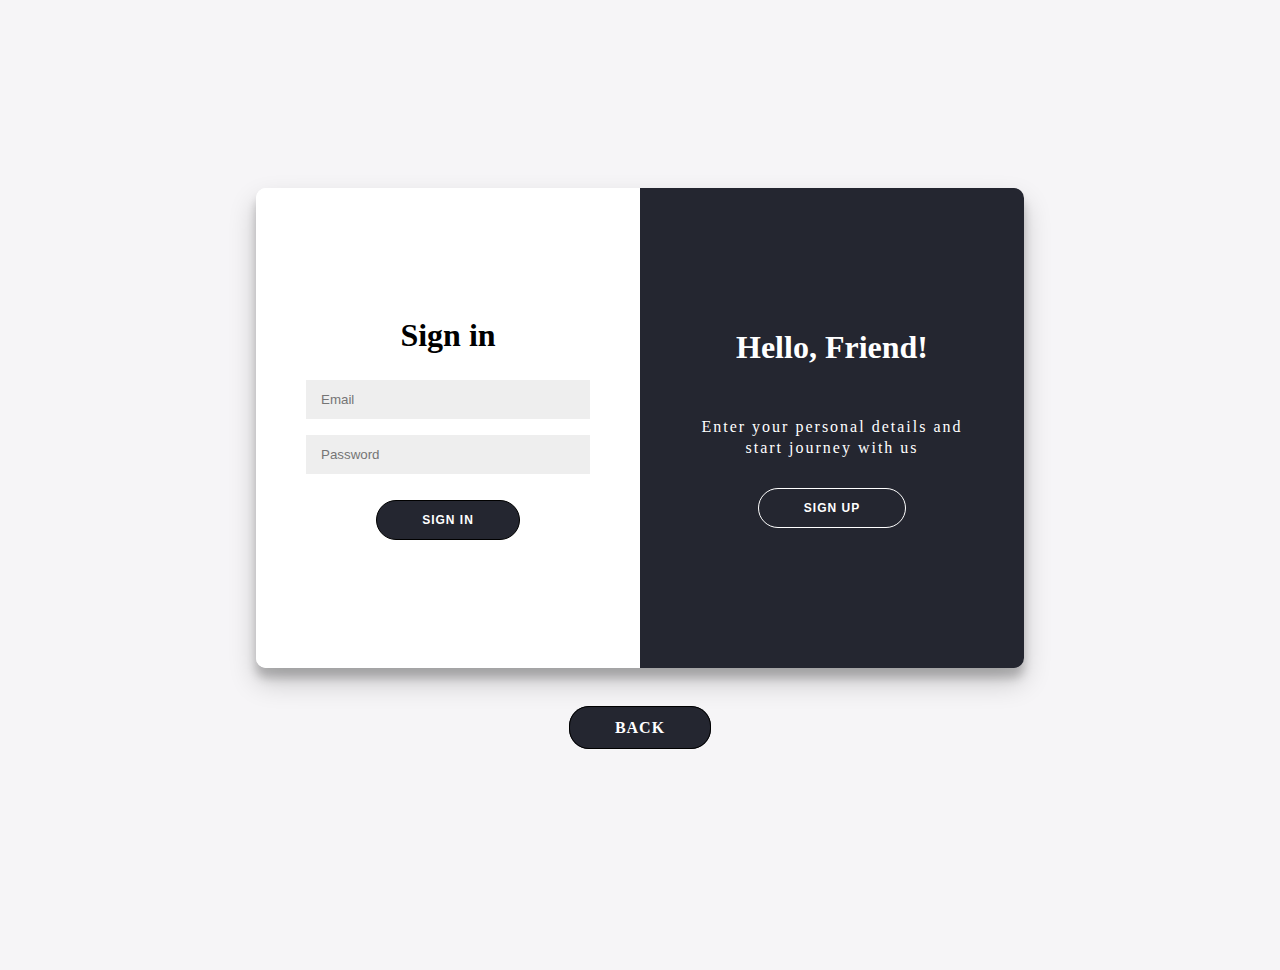
<file: Elevate_Task_03/signin-signup.html>
<!DOCTYPE html>
<html lang="en">
<head>
    <meta charset="UTF-8">
    <meta http-equiv="X-UA-Compatible" content="IE=edge">
    <meta name="viewport" content="width=device-width, initial-scale=1.0">
    <title>Account | IV-Weather</title>
</head>
    
<link rel="stylesheet" href="sign2.css">
<body>

<!-- <link rel="stylesheet" href="https://use.fontawesome.com/releases/v5.8.1/css/all.css"
    integrity="sha384-50oBUHEmvpQ+1lW4y57PTFmhCaXp0ML5d60M1M7uH2+nqUivzIebhndOJK28anvf"
    crossorigin="anonymous"> -->

<div class="container" id="container">
        <div class="form-container sign-up-container">
            <form action="#">
                <h1>Create Account</h1>
                <br>
                <!-- <div class="social-container">
                    <a href="#" class="social"><i class="fab fa-facebook-f"></i></a>
                    <a href="#" class="social"><i class="fab fa-google-plus-g"></i></a>
                    <a href="#" class="social"><i class="fab fa-linkedin-in"></i></a>
                </div> -->
                <!-- <span>or use your email for registration</span> -->
                <input type="text" placeholder="Name" />
                <input type="email" placeholder="Email" />
                <input type="password" placeholder="Password" />
                <br>
                <button>Sign Up</button>
            </form>
        </div>
        <div class="form-container sign-in-container">
            <form action="#">
                <h1>Sign in</h1>
                <br>
                <div class="social-container">
                    <a href="#" class="social"><i class="fab fa-facebook-f"></i></a>
                    <a href="#" class="social"><i class="fab fa-google-plus-g"></i></a>
                    <a href="#" class="social"><i class="fab fa-linkedin-in"></i></a>
                </div>
                <!-- <span>or use your account</span> -->
                <input type="email" placeholder="Email" />
                <input type="password" placeholder="Password" />
                <!-- <a href="#">Forgot your password?</a> -->
                <br>
                <button>Sign In</button>
                
            </form>
        </div>
        <div class="overlay-container">
            <div class="overlay">
                <div class="overlay-panel overlay-left">
                    <h1>Welcome Back!</h1>
                    <p>To keep connected with us please login with your personal info</p>
                    <button class="ghost" id="signIn">Sign In</button>
                </div>
                <div class="overlay-panel overlay-right">
                    <h1>Hello, Friend!</h1>
                    <p>Enter your personal details and start journey with us</p>
                    <button class="ghost" id="signUp">Sign Up</button>
                </div>
            </div>
        </div>
    </div>
<!-- 
<div class="footer">
<b>	Follow me on </b>
	<div class="icons">
		<a href="https://github.com/kvaibhav01" target="_blank" class="social"><i class="fab fa-github"></i></a>
		<a href="https://www.instagram.com/vaibhavkhulbe143/" target="_blank" class="social"><i class="fab fa-instagram"></i></a>
		<a href="https://medium.com/@vaibhavkhulbe" target="_blank" class="social"><i class="fab fa-medium"></i></a>
		<a href="https://twitter.com/vaibhav_khulbe" target="_blank" class="social"><i class="fab fa-twitter-square"></i></a>
		<a href="https://linkedin.com/in/vaibhav-khulbe/" target="_blank" class="social"><i class="fab fa-linkedin"></i></a>
		</div>
	</div> -->

<br><br>
<a  href="index.html"> <span id="samosa" >Back</span></a>
<script src="sign.js"></script>





</body>
</html>
</file>
<file: Elevate_Task_02/style.css>
@import url('https://fonts.googleapis.com/css2?family=Poppins:wght@100;200;300;400;500;600;700&display=swap');

:root{
    --main-color:#416D19;
    --white:#FFF;
    --text-color:#FFF;
    --bg-color:#080808;
    --second-bg-color:#151515;
    --light-color:#666;
}

*{
    font-family: 'Poppins', sans-serif;
    margin: 0;
    padding: 0;
    box-sizing: border-box;
    text-transform: capitalize;
    transition: all .2s linear;
    text-decoration: none;
}
::-webkit-scrollbar{
    width: 1rem;
    height: 10rem;
}
::-webkit-scrollbar-track{
    color: transparent;
}
::-webkit-scrollbar-thumb{
    color: var(--main-color);
}
html{
    font-size: 63.5%;
}
body{
    background-color: var(--bg-color);
}
.header{
    position: fixed;
    top: 0;
    left: 0;
    right: 0;
    z-index: 100;
    background-color: var(--bg-color);
    display: flex;
    align-items: center;
    justify-content: space-between;
    padding: 2rem 5%;
    margin-bottom: 2rem;
}
.logo{
    font-size: 2rem;
    color: var(--text-color);
    text-transform: capitalize;
    font-weight: 600;
}
.logo span{
    color: var(--main-color);
    text-transform: capitalize;
}
.header .navbar a{
    font-size: 1.5rem;
    color: var(--text-color);
    text-transform: capitalize;
    font-weight: 500;
    margin: 0 1rem;
}
.header .navbar a#Home{
    color: var(--main-color);
    text-decoration: underline;
}
.header .navbar a:hover{
    color: var(--main-color);
    text-decoration: underline;
}
section{
    padding:5rem 5%;
}
.home{
    min-height: 110vh;
    display: flex;
    align-items: center;
    justify-content: center;
    gap: 5rem;
}
.home .content{
    display: flex;
    flex-flow: column;
    align-items: start;
    justify-content: center;
    gap: 1rem;
}
.home .content h1{
    font-size: 4rem;
    color: var(--text-color);
    text-transform: capitalize;
}
.home .content h1 span{
    color: var(--main-color);
}
.home .content h3{
    font-size: 2rem;
    color: var(--text-color);
    text-transform: capitalize;
}
.home .content p{
    color: var(--text-color);
    font-size: 1.2rem;
    text-transform: lowercase;
    line-height: 1.5;
    width: 50rem;
    margin-bottom: 1rem;
    text-align: left;
}
.home .content .flex-btn{
    display: inline-block;

}
.home .content .flex-btn .btn{
    color: var(--main-color);
    background-color: var(--bg-color);
    padding: 1rem 2rem;
    font-size: 1.5rem;
    font-weight: 500;
    border: .2rem solid var(--main-color);
    border-radius: 3rem;
}
.home .content .flex-btn .btn.hire{
    background-color: var(--main-color);
    color: var(--text-color);
    border: none;
}
.home .content .flex-btn .btn:hover{
    background-color: var(--main-color);
    color: var(--text-color);
    border: none;
    box-shadow: .1rem .5rem 1rem var(--main-color);
}
.home .content .icons{
    display: flex;
    align-items: center;
    justify-content: center;
    gap: 1rem;
    margin-bottom: 2rem;
}
.home .content .icons i{
    color: var(--main-color);
    font-size: 2rem;
    border: .2rem solid var(--main-color);
    padding: 1rem;
    border-radius: 50%;
}
.home .content .icons i:hover{
    cursor: pointer;
    background-color: var(--main-color);
    color: var(--text-color);
    box-shadow: .1rem .5rem 1rem var(--main-color);
}
.home img{
    border-radius: 50%;
    height: 45rem;
    width: 45rem;
    object-fit: cover;
    box-shadow: 0 0 2.5rem var(--main-color);
}
.home img:hover{
    box-shadow: 0 0 2.5rem var(--main-color),
                0 0 5rem var(--main-color),
                0 0 10rem var(--main-color);
}
.text-animation{
    font-size: 2rem;
    color: var(--text-color);
    text-transform: capitalize;
    min-width: 28rem;
    font-weight: 600;
}
.text-animation span{
    position: relative;
}
.text-animation span::before{
    content: "web developer";
    color: var(--main-color);
    animation: words 20s infinite;
}
.text-animation span::after{
    content: "";
    background-color: var(--bg-color);
    position: absolute;
    width: calc(100% + 8px);
    height: 100%;
    border-left: 3px solid var(--bg-color);
    right: -8px;
    animation: cursor 0.6s infinite,
                typing 20s steps(14) infinite;
}
@keyframes cursor{
    to{
        border-left: 2px solid var(--main-color);
    }
}
@keyframes words{
    0%, 
    20%{
        content:"Frontend Developer";
    }
    21%,
    40%{
        content:"Web Designer";
    }
    41%,
    60%{
        content: "UI / UX Designer";
    }
    61%, 
    80%{
        content:"Web Developer";
    }
    81%,
    100%{
        content:"Software Tester";
    }
}
@keyframes typing{
    10%,
    15%,
    30%,
    35%,
    50%,
    55%,
    70%,
    75%,
    90%,
    95%{
        width: 0;
    }
    5%,
    20%,
    25%,
    40%,
    45%,
    60%,
    65%,
    80%,
    85%{
        width: calc(100% + 8px);
    }
}
.menu i{
    color: var(--white);
    font-size: 2rem;
    display: none;
}
.menu i:hover{
    color: var(--main-color);
    text-shadow: .1rem .5rem 1rem var(--main-color);
}

.education{
    padding-top: 4rem;
    display: flex;
    align-items: center;
    justify-content: center;
    flex-flow: column;
    min-height: 100vh;
    background-color: var(--second-bg-color);
}

.education .heading{
    font-size: 5rem;
    color: var(--text-color);
    margin-bottom: 7rem;
}
.education .timeline-items{
    max-width: 75rem;
    margin: auto;
    display: flex;
    flex-wrap: wrap;
    position: relative;
}
.education .timeline-items::before{
    content: "";
    position: absolute;
    width: 5px;
    height: 100%;
    background-color: var(--main-color);
    left: calc(50% - 1px);
}
.education .timeline-items .timeline-item{
    margin-bottom: 4rem;
    width: 100%;
    position: relative;
}
.education .timeline-items .timeline-item:last-child{
    margin-bottom: 0;
}
.education .timeline-items .timeline-item:nth-child(odd){
    padding-right: calc(50% + 30px);
    text-align: right;
}

.education .timeline-items .timeline-item:nth-child(even){
    padding-left: calc(50% + 30px);
    text-align: right;
}
.education .timeline-items .timeline-item .timeline-dot{
    position: absolute;
    left: calc(50% - 8px);
    top: 10px;
    height: 2rem;
    width: 2rem;
    border-radius: 50%;
    background-color: var(--main-color);
}
.education .timeline-items .timeline-item .timeline-date{
    color: var(--text-color);
    font-size: 1.7rem;
    font-weight: 600;
}
.education .timeline-items .timeline-item .timeline-content{
    padding: 1rem;
    width: 35rem;
    border: .2rem solid var(--main-color);
    border-radius: 3rem;
    transition: .5s ease-in-out;
}

.education .timeline-items .timeline-item .timeline-content:hover{
    cursor: pointer;
    scale: 1.1;
    box-shadow: 0 0 25px var(--main-color),
                0 0 50px var(--main-color);

}

.education .timeline-items .timeline-item .timeline-content h3{
    font-size: 1.5rem;
    color: var(--text-color);
    margin-bottom: 1rem;
}
.education .timeline-items .timeline-item .timeline-content p{
    font-size: 1.1rem;
    color: var(--text-color);
    line-height: 2;
    text-transform: lowercase;
}
.services{
    min-height: 100vh;
    background-color: var(--bg-color);
    padding: 5rem 5%;
    display: flex;
    flex-flow: column;
    align-items: center;
    justify-content: center;
}
.services .heading{
    color: var(--text-color);
    font-size: 4rem;
    text-align: center;
    margin-bottom: 2rem;
}
.services .box-container{
    display: flex;
    flex-wrap: wrap;
    align-items: center;
    justify-content: center;
    gap: 2rem;
    width: 100%;
}
.services .box-container .box{
    background-color: var(--main-color);
    width: 40rem;
    padding: 2rem;
    border-radius: 3rem;
    border: .2rem solid var(--main-color);
    transition: .5s ease-in-out;
}
.services .box-container .box:hover{
    background-color: var(--white);
    box-shadow: .1rem .5rem 1rem var(--main-color);
    scale: 1.1;
}
.services .box-container .box h3{
    font-size: 1.7rem;
    color: var(--text-color);
    text-transform: capitalize;
    margin-bottom: 1rem;
}
.services .box-container .box p{
    font-size: 1.2rem;
    color: var(--text-color);
    text-transform: lowercase;
    margin-bottom: 1rem;
    line-height: 2;
}
.services .box-container .box:hover p,
.services .box-container .box:hover h3
{
    color: var(--bg-color);
}
.testimonials{
    min-height: 100vh;
    background-color: var(--second-bg-color);
    padding: 5rem 5%;
    display: flex;
    flex-flow: column;
    align-items: center;
    justify-content: center;
}
.testimonials .heading{
    color: var(--text-color);
    font-size: 4rem;
    text-align: center;
    margin-bottom: 2rem;
}
.testimonials .box-container{
    display: flex;
    flex-wrap: wrap;
    align-items: center;
    justify-content: center;
    gap: 2rem;
    width: 100%;
    margin: 2rem 0;
}
.testimonials .box-container .box img{
    height: 8rem;
    width: 8rem;
    object-fit: cover;
    border-radius: 50%;
    box-shadow: .1rem .5rem 1rem var(--main-color);
    border: .2rem solid var(--main-color);
}
.testimonials .box-container .box{
    background-color: var(--bg-color);
    border-radius: 2rem;
    display: flex;
    flex-flow: column;
    align-items: center;
    justify-content: center;
    gap: 1rem;
    text-align: center;
    padding: 3rem 1rem;
    width: 30rem;
    border: .1rem solid var(--main-color);

}
.testimonials .box-container .box h3{
    color: var(--text-color);
    font-size: 1.8rem;
}
.testimonials .box-container .box p{
    color: var(--text-color);
    font-size: 1.2rem;
    line-height: 2;
    text-transform: lowercase;
}
.testimonials .box-container .box .stars i{
    color: gold;
    font-size: 1rem;
    margin: 1rem 0;
}

.testimonials .box-container .box:hover{
    box-shadow: 0 0 25px var(--main-color),
                0 0 50px var(--main-color);
    transform: translateY(-2rem);
    cursor: pointer;
}
.contact{
    min-height: 100vh;
    background-color: var(--bg-color);
    padding: 5rem 5%;
    display: flex;
    flex-flow: column;
    align-items: center;
    justify-content: center;
}
.contact .heading{
    color: var(--text-color);
    font-size: 4rem;
    text-align: center;
    margin-bottom: 2rem;
}
.contact .heading span{
    color: var(--main-color);
}
.contact .form-container{
    width: 100%;
}
.contact .form-container form{
    display: flex;
    align-items: start;
    justify-content: center;
    gap: 1rem;
    padding: 2rem;
    width: 100%;
}
.contact .form-container form .inputs,
.contact .form-container form .text{
    display: flex;
    flex-flow: column;
    align-items: center;
    justify-content: center;
    gap: 1rem;
    width: 49%;
}

.contact .form-container form .inputs .input,
.contact .form-container form .text textarea{
    background-color: var(--bg-color);
    border: none;
    padding: 1rem;
    border-radius: 1rem;
    width: 90%;
    border: .1rem solid var(--main-color);
    outline: none;
    color: var(--text-color);
    font-size: 1.5rem;
    text-transform: capitalize;
}

.contact .form-container form .text textarea{
    height: 15rem;
    resize: none;
}
.contact .form-container form .text .btn{
    color: var(--text-color);
    font-size: 1.6rem;
    text-transform: uppercase;
    padding: 1rem 2rem;
    border-radius: 3rem;
    background-color: var(--main-color);
    box-shadow: 0 0 25px var(--main-color);
}
.contact .form-container form .text .btn:hover{
    box-shadow: 0 0 25px var(--main-color),
                0 0 25px var(--main-color),
                0 0 50px var(--main-color);

}

.footer{
    background-color: var(--second-bg-color);
    padding: 5rem 5%;
    display: flex;
    flex-flow: column;
    align-items: center;
    justify-content: center;
    gap: 1rem;
}
.footer .icons i{
    font-size: 2rem;
    color: var(--text-color);
    margin: 0 1rem;
}
.footer .icons i:hover{
    color: var(--main-color);
}
.footer .navbar{
    margin:2rem 0;
}
.footer .navbar a{
    font-size: 1.5rem;
    color: var(--text-color);
    text-transform: capitalize;
    font-weight: 500;
    margin:2rem 1rem;

}

.footer .navbar a:hover{
    color: var(--main-color);
    text-decoration: underline;
}
.footer .credit p{
    font-size: 1.3rem;
    color: var(--light-color);
    text-transform: capitalize;
}
.footer .credit p i,
.footer .credit p span{
    color: var(--main-color);
}



























@media(max-width:990px){
    html{
        font-size: 55.5%;
    }
    .home{
        flex-flow: column-reverse;
        padding: 8rem 0;
        padding-top: 15rem;
    }
}


@media(max-width:700px){
    html{
        font-size: 50.5%;
    }
    .home img{
        height: 35rem;
        width: 35rem;
    }
    .home{
        padding: 8rem 0;
    }
    section{
        padding: 1rem;
    }
    .header{
        position: relative;
        padding: 0;
    }
    .header .logo,
    .header .menu{
        padding: 1rem;
    }
    .menu i{
        display: flex;
    }
    .header .navbar.active{
        display: grid;
    }
    .header .navbar{
        position: absolute;
        top: 7rem;
        display: none;
        text-align: center;
        justify-content: center;
        background-color: var(--main-color);
        width: 100%;
        gap: 2rem;
        padding: 1rem;
    }
    .header .navbar a#Home{
        color: var(--text-color);
        text-decoration: none;
    }
    .header .navbar a{
        width: 100%;
        padding: 1rem;
    }
    .header .navbar a:hover,
    .header .navbar a#Home:hover
    {
        background-color: var(--white);
        color: var(--main-color);
        text-decoration: none;

        
    }
}
@media(max-width:450px){
    
    .home .content p{
        width: 35rem;
    }
    .education .timeline-items{
        display: grid;

    }
    .contact .form-container form{
        display: grid;
       
    }
    .contact .form-container form .inputs,
    .contact .form-container form .text{
    width: 100%;
}
.contact .form-container form .inputs .input,
.contact .form-container form .text textarea{
   
    width: 100%;
}
.contact{
    padding: 1rem 0;
}


}
</file>
<file: Elevate_Task_04/style.css>
* {
  box-sizing: border-box;
}

html {
	height: 100%;

}

body {
  font-family: 'Roboto', 'Oxygen',
    'Ubuntu', 'Cantarell', 'Fira Sans', 'Droid Sans', 'Helvetica Neue', Arial, Helvetica,
    sans-serif;
  -webkit-font-smoothing: antialiased;
  -moz-osx-font-smoothing: grayscale;
	background-color: rgba(223, 242, 247, .5);
	height: 100%;
	margin: 0;
}

span {
	padding-right: 15px;
	padding-left: 15px;
}

.container {
	display: flex;
  justify-content: center;
	align-items: center;
	width: 100%;
	height: 100%;
}

.chat {
	height: 300px;
	width: 50vw;
	display: flex;
	flex-direction: column;
  justify-content: center;
	align-items: center;
} 

::-webkit-input-placeholder { 
	color: .711 
}
 
input { 
	border: 0; 
	padding: 15px; 
	margin-left: auto;
	border-radius: 10px; 
}

.messages {
	display: flex;
	flex-direction: column;
	overflow: scroll;
	height: 90%;
	width: 100%;
	background-color: white;
	padding: 15px;
	margin: 15px;
	border-radius: 10px;
}

#bot {
	margin-left: auto;
}

.bot {
	font-family: Consolas, 'Courier New', Menlo, source-code-pro, Monaco,  
	monospace;
}

.avatar {
	height: 25px;
}

.response {
	display: flex;
	align-items: center;
	margin: 1%;
}


/* Mobile */

@media only screen and (max-width: 980px) {
  .container {
		flex-direction: column; 
		justify-content: flex-start;
	}
	.chat {
		width: 75vw;
		margin: 10vw;
	}
}
</file>
<file: Elevate_Task_03/sign2.css>
@import url('https://fonts.googleapis.com/css?family=Montserrat:400,800');

* {
    box-sizing: border-box;
}

body {
    /* font-family: 'Montserrat', sans-serif; */
    /* font-family: 'Gill Sans', 'Gill Sans MT', Calibri, 'Trebuchet MS', sans-serif; */
    font-family: 'Times New Roman', Times, serif;
    background: #f6f5f7;
    display: flex;
    flex-direction: column;
    justify-content: center;
    align-items: center;
    height: 100vh;
    margin: -20px 0 50px;
		margin-top: 20px;
}

h1 {
    font-weight: bold;
    margin: 0;
}

p {
    /* font-size: 14px; */
    font-size: 16px;
    font-weight: 100;
    line-height: 21px;
    letter-spacing: 2px;
    margin: 50px 0px 30px;
}

span {
    font-size: 12px;
}

a {
    color: rgb(230, 223, 223);
    font-size: 14px;
    text-decoration: none;
    margin: 15px 0;
}

.container {
    background: #fff;
    border-radius: 10px;
    box-shadow: 0 14px 28px rgba(0, 0, 0, .2), 0 10px 10px rgba(0, 0, 0, .2);
    position: relative;
    overflow: hidden;
    width: 768px;
    max-width: 100%;
    min-height: 480px;
}

.form-container form {
    background: #fff;
    display: flex;
    flex-direction: column;
    padding:  0 50px;
    height: 100%;
    justify-content: center;
    align-items: center;
    text-align: center;
}

/* .social-container {
    margin: 20px 0;
}

.social-container a {
    border: 1px solid #ddd;
    border-radius: 50%;
    display: inline-flex;
    justify-content: center;
    align-items: center;
    margin: 0 5px;
    height: 40px;
    width: 40px;
} */

.form-container input {
    background: #eee;
    border: none;
    padding: 12px 15px;
    margin: 8px 0;
    width: 100%;
}

button {
    border-radius: 20px;
    border: 1px solid #000000;
    /* background: #ff445c; */
    background: #242630;
    
    color: #fff;
    font-size: 12px;
    font-weight: bold;
    padding: 12px 45px;
    letter-spacing: 1px;
    text-transform: uppercase;
    transition: transform 80ms ease-in;
}

button:active {
    transform: scale(.95);
}

button:focus {
    outline: none;
}

button.ghost {
    background: transparent;
    border-color: #fff;
}

.form-container {
    position: absolute;
    top: 0;
    height: 100%;
    transition: all .6s ease-in-out;
}

.sign-in-container {
    left: 0;
    width: 50%;
    z-index: 2;
}

.sign-up-container {
    left: 0;
    width: 50%;
    z-index: 1;
    opacity: 0;
}

.overlay-container {
    position: absolute;
    top: 0;
    left: 50%;
    width: 50%;
    height: 100%;
    overflow: hidden;
    transition: transform .6s ease-in-out;
    z-index: 100;
}

.overlay {

    background: #1e202b;
    background: linear-gradient(to right, #242630, #242630) no-repeat 0 0 / cover;
    color: #fff;
    position: relative;
    left: -100%;
    height: 100%;
    width: 200%;
    transform: translateY(0);
    transition: transform .6s ease-in-out;
}

.overlay-panel {
    position: absolute;
    top: 0;
    display: flex;
    flex-direction: column;
    justify-content: center;
    align-items: center;
    padding: 0 40px;
    height: 100%;
    width: 50%;
    text-align: center;
    transform: translateY(0);
    transition: transform .6s ease-in-out;
}

.overlay-right {
    right: 0;
    transform: translateY(0);
}

.overlay-left {
    transform: translateY(-20%);
}

/* Move signin to right */
.container.right-panel-active .sign-in-container {
    transform: translateY(100%);
}

/* Move overlay to left */
.container.right-panel-active .overlay-container {
    transform: translateX(-100%);
}

/* Bring signup over signin */
.container.right-panel-active .sign-up-container {
    transform: translateX(100%);
    opacity: 1;
    z-index: 5;
}

/* Move overlay back to right */
.container.right-panel-active .overlay {
    transform: translateX(50%);
}

/* Bring back the text to center */
.container.right-panel-active .overlay-left {
    transform: translateY(0);
}

/* Same effect for right */
.container.right-panel-active .overlay-right {
    transform: translateY(20%);
}

.footer {
	margin-top: 25px;
	text-align: center;
}


.icons {
	display: flex;
	width: 30px;
	height: 30px;
	letter-spacing: 15px;
	align-items: center;
}

span#samosa{
    border-radius: 20px;
    border: 1px solid #000000;
    
    background: #242630;
    
    color: #fff;
    font-size: 16px;
    font-weight: bold;
    padding: 12px 45px;
    letter-spacing: 1px;
    text-transform: uppercase;
    transition: transform 80ms ease-in;
    margin-top: 0;
    
}

#samosa:active {
    transform: scale(.95);
}

#samosa:focus {
    outline: none;
}
</file>
<file: Elevate_Task_05/style.css>
@import url('https://fonts.googleapis.com/css2?family=Roboto:wght@300;400;500;700&display=swap');

/* CSS Reset */
*,
*::after,
*::before {
  box-sizing: border-box;
  margin: 0;
  padding: 0;
}

*,
button,
input,
select,
textarea {
  font-family: 'Roboto', sans-serif;
}

/* Vars */
:root {
  --primary: hsl(0, 0%, 100%);
  --secondary: hsl(0, 0%, 98%);
  --border: hsl(0, 0%, 86%);

  --story-border: hsl(0, 0%, 78%);
  --img-border: hsla(0, 0%, 0%, 0.1);

  --text-dark: hsl(0, 0%, 15%);
  --text-light: hsl(0, 0%, 60%);

  --like: hsl(355, 82%, 61%);
  --link: hsl(204, 100%, 48%);

  --header-height: 44px;
  --nav-height: 44px;
}
:root.darkTheme {
  --primary: hsl(0, 0%, 0%);
  --secondary: hsl(0, 0%, 2%);
  --border: hsl(0, 0%, 15%);

  --story-border: hsl(0, 0%, 44%);
  --img-border: hsla(0, 0%, 100%, 0.1);

  --text-dark: hsl(0, 0%, 98%);
  --text-light: hsl(0, 0%, 60%);
}

/* -------------------------------------------------- */

/* General Styles */
body {
  min-height: 100vh;

  display: flex;
  flex-direction: column;
  overflow-y: auto;
}

svg {
  display: block;
}

img {
  max-width: 100%;
}

/* -------------------------------------------------- */

/* Header Navbar */
.header {
  width: 100%;
  height: var(--header-height);
  background-color: var(--primary);

  display: flex;
  justify-content: center;

  position: fixed;
  top: 0;
  left: 0;
  z-index: 2;
}
.header::after {
  content: '';
  position: absolute;
  bottom: 0;

  width: 100%;
  height: 1px;
  background-color: var(--border);
}

.header__content {
  width: 100%;
  max-width: 975px;

  padding: 0 14px;

  display: flex;
  justify-content: space-between;
  align-items: center;
}

.header__home {
  margin-top: 5px;
}
.header__theme-button {
  background-color: transparent;
  border: none;
  cursor: pointer;
}
.header__theme-button-sun {
  display: none;
}
.header__theme-button-moon {
  display: unset;
}
:root.darkTheme .header__theme-button-sun {
  display: unset;
}
:root.darkTheme .header__theme-button-moon {
  display: none;
}

.header__search {
  width: 216px;
  height: 28px;

  display: none;
  align-items: center;
  position: relative;
}
.header__search svg {
  width: 12px;
  height: 12px;

  position: absolute;
  left: 8px;
}
.header__search input {
  width: 100%;
  height: 100%;
  background-color: var(--secondary);

  padding: 4px 10px 4px 28px;
  border: 1px solid var(--border);
  border-radius: 4px;
  outline: none;

  font-size: 12px;
  font-weight: 300;
  text-decoration: none;
  color: var(--text-light);

  text-overflow: ellipsis;
  overflow: hidden;
  white-space: nowrap;
}
.header__search input:focus {
  color: var(--text-dark);
}

.header__buttons {
  display: flex;
  align-items: center;
  gap: 16px;
}

/* Bottom Navbar */
.navbar {
  width: 100%;
  height: var(--nav-height);
  background-color: var(--primary);

  display: flex;
  position: fixed;
  bottom: 0;
  left: 0;
  z-index: 2;
}
.navbar::after {
  content: '';
  position: absolute;
  top: 0;

  width: 100%;
  height: 1px;
  background-color: var(--border);
}

.navbar__button {
  flex: 1 0 auto;
  display: flex;
  justify-content: center;
  align-items: center;
}

.navbar__button.profile-button .profile-button__border {
  width: 28px;
  height: 28px;
  border-width: 2px;
}

/* Main Content */
.main-container {
  background-color: var(--primary);

  margin-top: var(--header-height);
  margin-bottom: var(--nav-height);

  display: flex;
  flex: 1;
}

.content-container {
  width: 100%;
  max-width: 935px;

  padding: 0 0 8px;

  margin: 0 auto;
  display: flex;
}
.content {
  width: 100%;
  max-width: 614px;

  margin: 0 auto;
  display: flex;
  flex-direction: column;
}

.stories {
  width: 100%;
  background-color: var(--primary);
  padding: 16px 0;
  flex-shrink: 0;

  position: relative;
  overflow: hidden;
}
.stories::after {
  content: '';
  position: absolute;
  bottom: 0;

  width: 100%;
  height: 1px;
  background-color: var(--border);
}
.stories__content {
  display: flex;
  overflow-x: auto;
  overflow-y: hidden;
  gap: 16px;
  padding: 0 16px;
  position: relative;

  scroll-behavior: smooth;
  scrollbar-width: none;
}
.stories__content::-webkit-scrollbar {
  display: none;
}

.posts {
  display: flex;
  flex-direction: column;
  flex: 1;
  gap: 8px;
}

.stories__left-button,
.post__left-button,
.stories__right-button,
.post__right-button {
  width: 24px;
  height: 24px;
  display: none;

  background-color: transparent;
  border: none;
  border-radius: 50%;
  cursor: pointer;
  filter: drop-shadow(0px 0px 5px rgba(0, 0, 0, 0.5));

  position: absolute;
  top: 50%;
  transform: translateY(-50%);
  z-index: 1;
}
.stories__left-button {
  left: 10px;
}
.stories__right-button {
  right: 10px;
}
.post__left-button {
  left: 16px;
  opacity: 0.7;
}
.post__right-button {
  right: 16px;
  opacity: 0.7;
}

/* Components */
/* Story */
.story {
  background-color: transparent;
  border: none;
  cursor: pointer;

  display: flex;
  flex-direction: column;
  align-items: center;
  gap: 6px;
}

.story__avatar {
  position: relative;
}
.story__border {
  width: 64px;
  height: 64px;

  fill: none;
  stroke: var(--story-border);
  stroke-width: 1.5;
}
.story--has-story .story__border {
  stroke: url(#--story-gradient);
  stroke-width: 2;
}
.story__picture {
  position: absolute;
  top: 50%;
  left: 50%;
  transform: translate(-50%, -50%);

  width: 56px;
  height: 56px;
  border-radius: 50%;
  overflow: hidden;
}
.story__picture::after {
  content: '';
  position: absolute;
  top: 0;
  bottom: 0;
  left: 0;
  right: 0;

  border: 1px solid var(--img-border);
  border-radius: 50%;
}

.story__user {
  font-size: 12px;
  font-weight: 400;
  color: var(--text-light);
  text-transform: lowercase;

  max-width: 72px;
  text-overflow: ellipsis;
  overflow: hidden;
  white-space: nowrap;
}
.story--has-story .story__user {
  color: var(--text-dark);
}

/* Post */
.post {
  width: 100%;
  display: flex;
  flex-direction: column;
  overflow: hidden;
}

.post__header {
  background-color: var(--primary);
  border-bottom: 1px solid var(--border);

  display: flex;
  justify-content: space-between;
  align-items: center;
  padding: 16px;
}
.post__profile {
  display: flex;
  align-items: center;
  gap: 12px;
}
.post__avatar {
  width: 32px;
  height: 32px;
  border-radius: 50%;
  overflow: hidden;
  position: relative;
}
.post__avatar::after {
  content: '';
  position: absolute;
  top: 0;
  bottom: 0;
  left: 0;
  right: 0;

  border: 1px solid var(--img-border);
  border-radius: 50%;
}
.post__user {
  font-size: 14px;
  font-weight: 500;
  color: var(--text-dark);
  text-decoration: none;
  text-transform: lowercase;
}
.post__user:hover {
  text-decoration: underline;
}
.post__more-options {
  background-color: transparent;
  border: none;
  cursor: pointer;
}

.post__content {
  display: flex;
  position: relative;
}
.post__medias {
  display: flex;
  overflow-y: hidden;
  overflow-x: auto;

  width: 100%;
  scroll-snap-type: x mandatory;
  scroll-behavior: smooth;
  scrollbar-width: none;
}
.post__medias::-webkit-scrollbar {
  display: none;
}
.post__media {
  width: 100%;
  flex: none;
  scroll-snap-align: start;
  scroll-snap-stop: always;
}

.post__footer {
  background-color: var(--primary);
  display: flex;
  flex-direction: column;
  gap: 4px;
  padding: 0 4px;
}
.post__buttons {
  display: flex;
  position: relative;
}
.post__button {
  background-color: transparent;
  border: none;
  cursor: pointer;

  padding: 8px;
}
.post__button--align-right {
  margin-left: auto;
}
.post__indicators {
  display: flex;
  align-items: center;
  gap: 4px;

  position: absolute;
  top: 50%;
  left: 50%;
  transform: translate(-50%, -100%);
}
.post__indicator {
  width: 6px;
  height: 6px;
  border-radius: 50%;
  background-color: var(--text-light);
}
.post__indicator--active {
  background-color: var(--link);
}

.post__infos {
  display: flex;
  flex-direction: column;
  padding: 0 8px;
  gap: 10px;
}
.post__likes,
.post__description {
  display: flex;
}
.post__likes {
  align-items: center;
  gap: 6px;
}
.post__likes-avatar {
  width: 20px;
  height: 20px;
  border-radius: 50%;
  overflow: hidden;
  position: relative;
}
.post__likes-avatar::after {
  content: '';
  position: absolute;
  top: 0;
  bottom: 0;
  left: 0;
  right: 0;

  border: 1px solid var(--img-border);
  border-radius: 50%;
}
.post__likes span,
.post__description span {
  font-size: 14px;
  font-weight: 400;
  color: var(--text-dark);
}
.post__likes a,
.post__description a {
  font-size: 14px;
  font-weight: 500;
  color: var(--text-dark);
  text-decoration: none;
}
.post__name--underline:hover {
  text-decoration: underline;
}
.post__date-time {
  font-size: 10px;
  font-weight: 400;
  color: var(--text-light);
  text-transform: uppercase;
}

/* Side Menu */
.side-menu {
  max-width: 290px;
  position: fixed;
  left: 50%;
  top: 84px;
  transform: translateX(calc(-50% + 322px));

  display: none;
  flex-direction: column;
}

.side-menu__user-profile {
  display: flex;
  align-items: center;

  margin: 20px 0 22px;
}
.side-menu__user-avatar {
  width: 56px;
  height: 56px;
  border-radius: 50%;

  margin-right: 12px;
  flex-shrink: 0;

  overflow: hidden;
  position: relative;
}
.side-menu__user-avatar::after {
  content: '';
  position: absolute;
  top: 0;
  bottom: 0;
  left: 0;
  right: 0;

  border: 1px solid var(--img-border);
  border-radius: 50%;
}
.side-menu__user-info {
  display: flex;
  flex-direction: column;
  align-items: flex-start;
  flex: 1;
  gap: 4px;
}
.side-menu__user-info a {
  font-size: 14px;
  font-weight: 500;
  color: var(--text-dark);
  text-decoration: none;
  text-transform: lowercase;

  max-width: 180px;
  text-overflow: ellipsis;
  overflow: hidden;
  white-space: nowrap;
}
.side-menu__user-info span {
  font-size: 14px;
  font-weight: 400;
  color: var(--text-light);

  max-width: 180px;
  text-overflow: ellipsis;
  overflow: hidden;
  white-space: nowrap;
}
.side-menu__user-button {
  background-color: transparent;
  border: none;
  cursor: pointer;

  font-size: 12px;
  font-weight: 500;
  color: var(--link);

  flex-shrink: 0;
}

.side-menu__suggestions-section {
  display: flex;
  flex-direction: column;
}
.side-menu__suggestions-header {
  display: flex;
  justify-content: space-between;
}
.side-menu__suggestions-header h2 {
  font-size: 14px;
  font-weight: 500;
  color: var(--text-light);
}
.side-menu__suggestions-header button {
  background-color: transparent;
  border: none;
  cursor: pointer;

  font-size: 12px;
  font-weight: 500;
  color: var(--text-dark);
}

.side-menu__suggestions-content {
  display: flex;
  flex-direction: column;
  gap: 16px;

  margin: 16px 0 24px;
  padding-left: 4px;
}
.side-menu__suggestion {
  display: flex;
  align-items: center;
}
.side-menu__suggestion-avatar {
  width: 32px;
  height: 32px;
  border-radius: 50%;

  margin-right: 12px;
  flex-shrink: 0;

  overflow: hidden;
  position: relative;
}
.side-menu__suggestion-avatar::after {
  content: '';
  position: absolute;
  top: 0;
  bottom: 0;
  left: 0;
  right: 0;

  border: 1px solid var(--img-border);
  border-radius: 50%;
}
.side-menu__suggestion-info {
  display: flex;
  align-items: flex-start;
  flex-direction: column;
  flex: 1;
  gap: 2px;
}
.side-menu__suggestion-info a {
  font-size: 14px;
  font-weight: 500;
  color: var(--text-dark);
  text-decoration: none;
  text-transform: lowercase;

  max-width: 180px;
  text-overflow: ellipsis;
  overflow: hidden;
  white-space: nowrap;
}
.side-menu__suggestion-info a:hover {
  text-decoration: underline;
}
.side-menu__suggestion-info span {
  font-size: 12px;
  font-weight: 400;
  color: var(--text-light);

  max-width: 180px;
  text-overflow: ellipsis;
  overflow: hidden;
  white-space: nowrap;
}
.side-menu__suggestion-button {
  background-color: transparent;
  border: none;
  cursor: pointer;

  font-size: 12px;
  font-weight: 500;
  color: var(--link);

  flex-shrink: 0;
}

.side-menu__footer {
  display: flex;
  flex-direction: column;
  gap: 16px;
}
.side-menu__footer-links {
  display: flex;
}
.side-menu__footer-list {
  list-style: none;
}
.side-menu__footer-item {
  display: inline-block;
}
.side-menu__footer-item:not(:last-of-type)::after {
  content: '\00B7';
  margin: 0 0.5px;
}
.side-menu__footer-item,
.side-menu__footer-link,
.side-menu__footer-copyright {
  font-size: 11px;
  font-weight: 400;
  color: var(--text-light);
  text-decoration: none;
}
.side-menu__footer-copyright {
  text-transform: uppercase;
}

/* Profile Button */
.profile-button {
  background-color: transparent;
  border: none;
  outline: none;
  cursor: pointer;
  position: relative;
}
.profile-button__border {
  display: none;

  width: 30px;
  height: 30px;
  border: 1px solid var(--text-dark);
  border-radius: 50%;

  position: absolute;
  top: 50%;
  left: 50%;
  transform: translate(-50%, -50%);
}
.profile-button:focus .profile-button__border {
  display: block;
}
.profile-button__picture {
  width: 24px;
  height: 24px;
  border-radius: 50%;

  overflow: hidden;
  position: relative;
}
.profile-button__picture::after {
  content: '';
  position: absolute;
  top: 0;
  bottom: 0;
  left: 0;
  right: 0;

  border: 1px solid var(--img-border);
  border-radius: 50%;
}

/* Media Queries */
@media (max-width: 767px) {
  .header__buttons--desktop {
    display: none;
  }

  /* Fix post medias indicators bugs on mobile */
  .post__medias {
    gap: 1px;
  }
}

@media (min-width: 620px) {
  .content-container {
    padding: 30px 0 24px;
  }

  .content {
    gap: 24px;
  }

  .stories {
    border: 1px solid var(--border);
    border-radius: 4px;
  }
  .stories::after {
    content: none;
  }

  .posts {
    gap: 24px;
  }
  .post {
    border: 1px solid var(--border);
    border-radius: 4px;
  }
  .post__footer {
    padding: 4px 8px 12px;
  }
  .post__date-time {
    margin-top: 6px;
  }
}

@media (min-width: 768px) {
  :root {
    --header-height: 54px;
    --nav-height: 0px;
  }

  .header__content {
    padding: 0 20px;
  }

  .header__search {
    display: flex;
  }

  .header__buttons--mobile {
    display: none;
  }

  .navbar {
    display: none;
  }
}

@media (min-width: 1024px) {
  .main-container {
    background-color: var(--secondary);
  }

  .content {
    margin: unset;
  }

  .side-menu {
    display: flex;
  }
}
</file>
